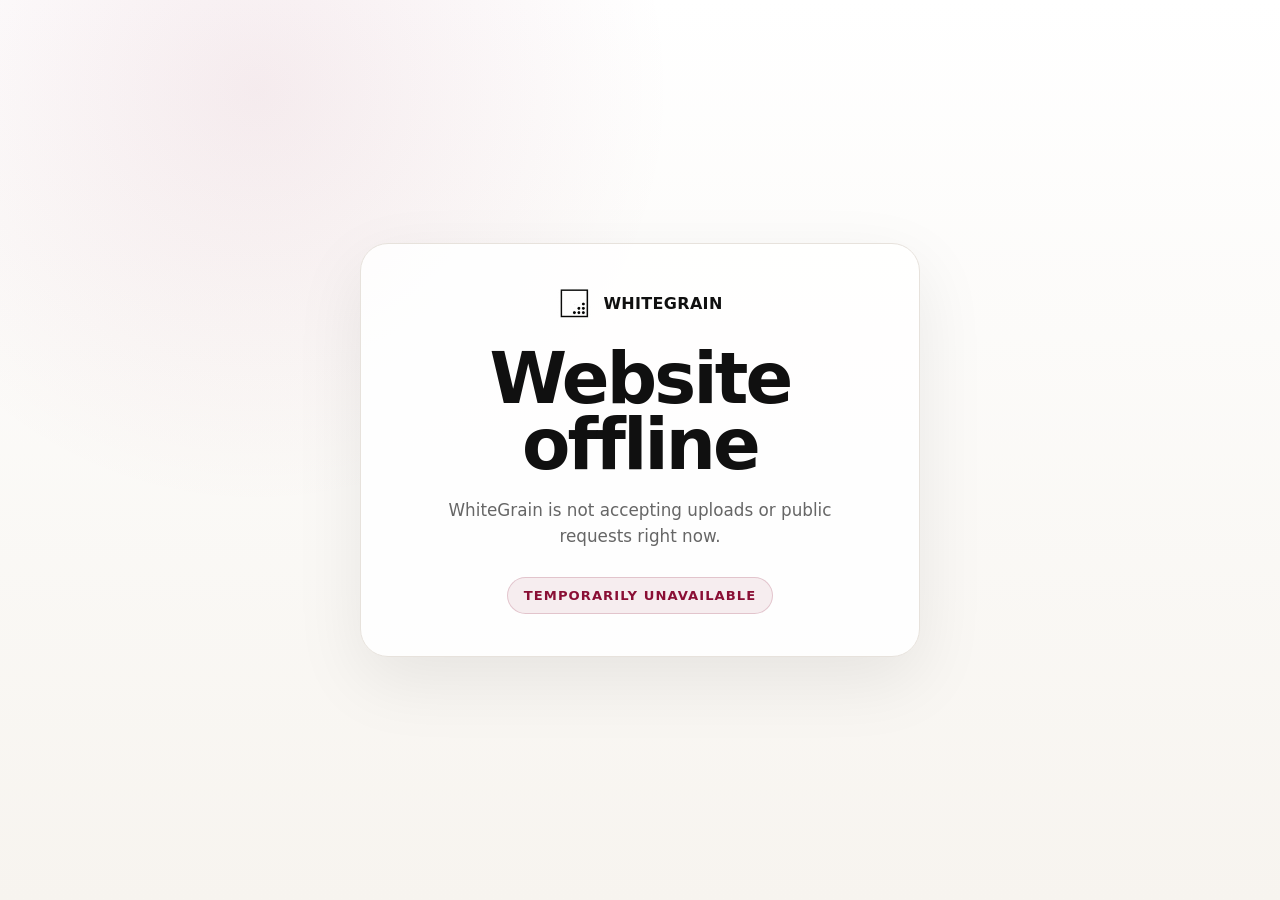
<file: index.html>
<!DOCTYPE html>
<html lang="en">
  <head>
    <meta charset="UTF-8" />
    <meta name="viewport" content="width=device-width, initial-scale=1.0" />
    <meta name="robots" content="noindex, nofollow" />
    <title>WhiteGrain</title>
    <style>
      :root {
        color-scheme: light;
        --ink: #101010;
        --muted: #666666;
        --line: #e7e2dc;
        --bg: #f7f4ef;
        --card: #ffffff;
        --accent: #8a0f35;
      }

      * {
        box-sizing: border-box;
      }

      body {
        min-height: 100svh;
        margin: 0;
        display: grid;
        place-items: center;
        background:
          radial-gradient(circle at 20% 10%, rgba(138, 15, 53, 0.08), transparent 32%),
          linear-gradient(180deg, #ffffff 0%, var(--bg) 100%);
        color: var(--ink);
        font-family:
          Inter,
          ui-sans-serif,
          system-ui,
          -apple-system,
          BlinkMacSystemFont,
          "Segoe UI",
          sans-serif;
      }

      main {
        width: min(100% - 40px, 560px);
        padding: 42px 34px;
        border: 1px solid var(--line);
        border-radius: 28px;
        background: rgba(255, 255, 255, 0.88);
        box-shadow: 0 24px 70px rgba(16, 16, 16, 0.08);
        text-align: center;
      }

      .brand {
        display: inline-flex;
        align-items: center;
        gap: 12px;
        margin-bottom: 26px;
        font-weight: 900;
        letter-spacing: 0.02em;
      }

      .brand img {
        width: 34px;
        height: 34px;
        object-fit: contain;
      }

      h1 {
        margin: 0;
        font-size: clamp(2.2rem, 8vw, 4.4rem);
        line-height: 0.94;
        letter-spacing: -0.04em;
      }

      p {
        margin: 18px auto 0;
        max-width: 420px;
        color: var(--muted);
        font-size: 1.05rem;
        line-height: 1.55;
      }

      .status {
        display: inline-flex;
        margin-top: 28px;
        padding: 10px 16px;
        border: 1px solid rgba(138, 15, 53, 0.18);
        border-radius: 999px;
        background: rgba(138, 15, 53, 0.07);
        color: var(--accent);
        font-size: 0.82rem;
        font-weight: 900;
        letter-spacing: 0.08em;
        text-transform: uppercase;
      }

      @media (max-width: 560px) {
        main {
          width: min(100% - 28px, 420px);
          padding: 34px 22px;
          border-radius: 22px;
        }

        p {
          font-size: 0.98rem;
        }
      }
    </style>
  </head>
  <body>
    <main>
      <div class="brand" aria-label="WhiteGrain">
        <img src="/assets/whitegrain-icon-black.png" alt="" />
        <span>WHITEGRAIN</span>
      </div>
      <h1>Website offline</h1>
      <p>
        WhiteGrain is not accepting uploads or public requests right now.
      </p>
      <span class="status">Temporarily unavailable</span>
    </main>
  </body>
</html>
</file>
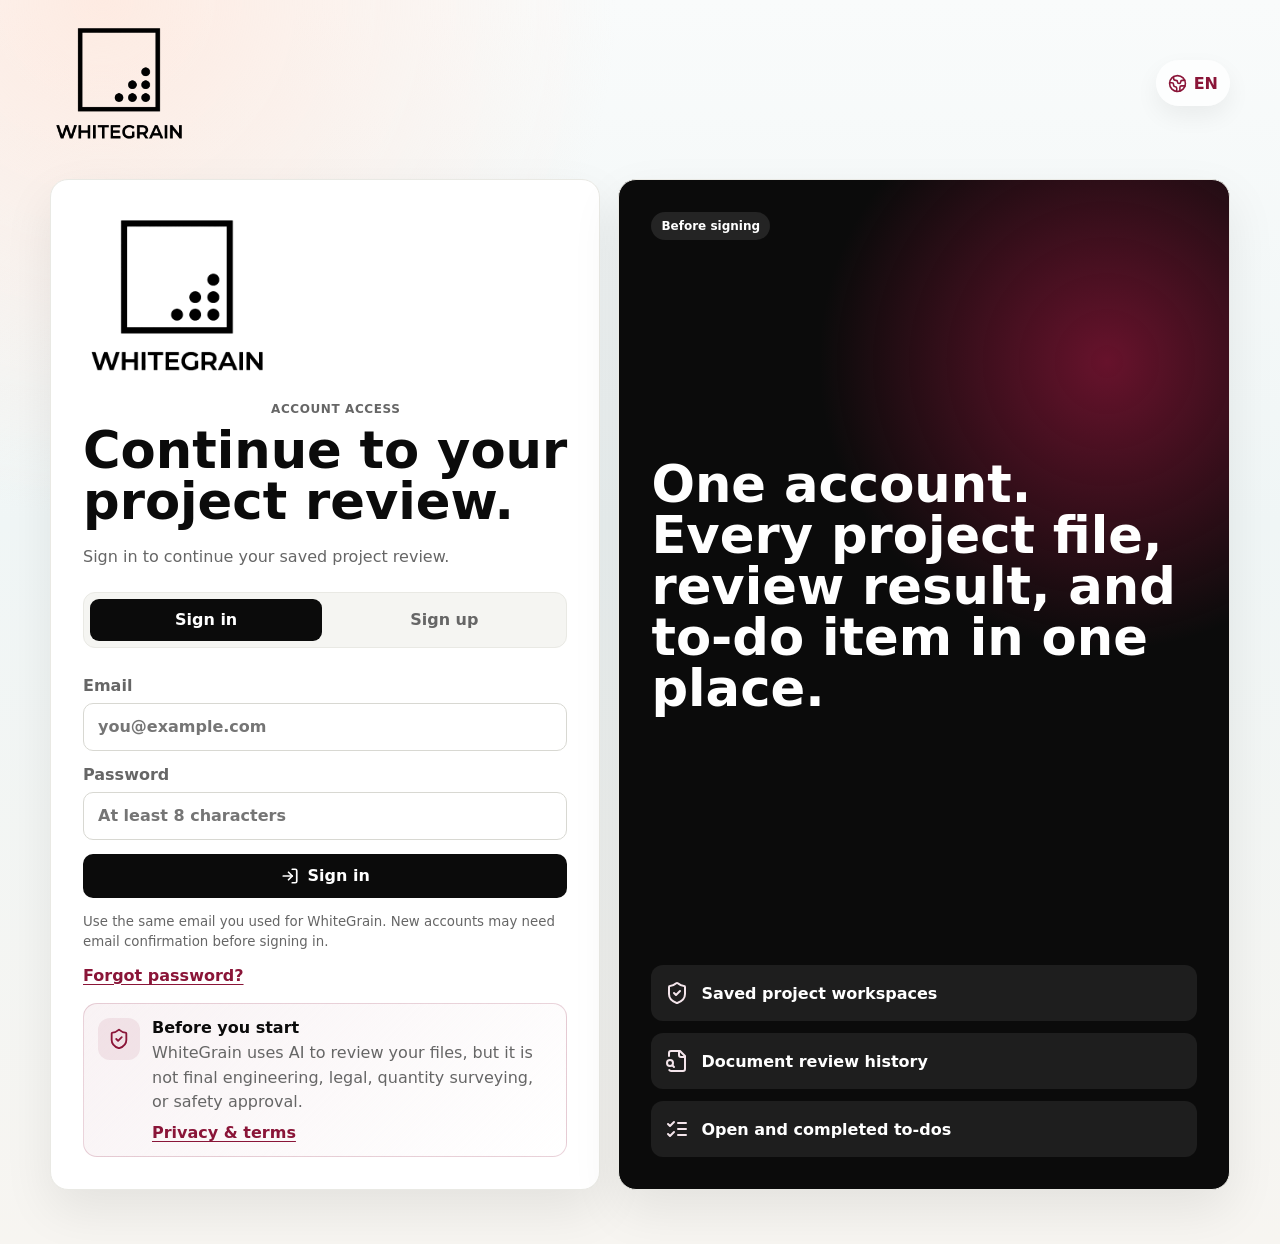
<file: admin/index.html>
<!doctype html>
<html lang="en">
  <head>
    <meta charset="UTF-8" />
    <meta name="viewport" content="width=device-width, initial-scale=1.0" />
    <title>WhiteGrain</title>
    <script type="module" crossorigin src="/app/assets/index-BPrtqsQS.js"></script>
    <link rel="stylesheet" crossorigin href="/app/assets/index-fcIDVuHi.css">
  </head>
  <body>
    <div id="root"></div>
    <script>
      (function () {
        var path = window.location.pathname.replace(/\/+$/, "").toLowerCase();
        var hasDeepLink = window.location.hash || window.location.search;
        if (path === "/app" && !hasDeepLink) {
          window.location.replace("/");
        }
        if (path === "/admin" && !window.location.hash) {
          window.location.hash = "admin";
        }
      })();
    </script>
  </body>
</html>
</file>
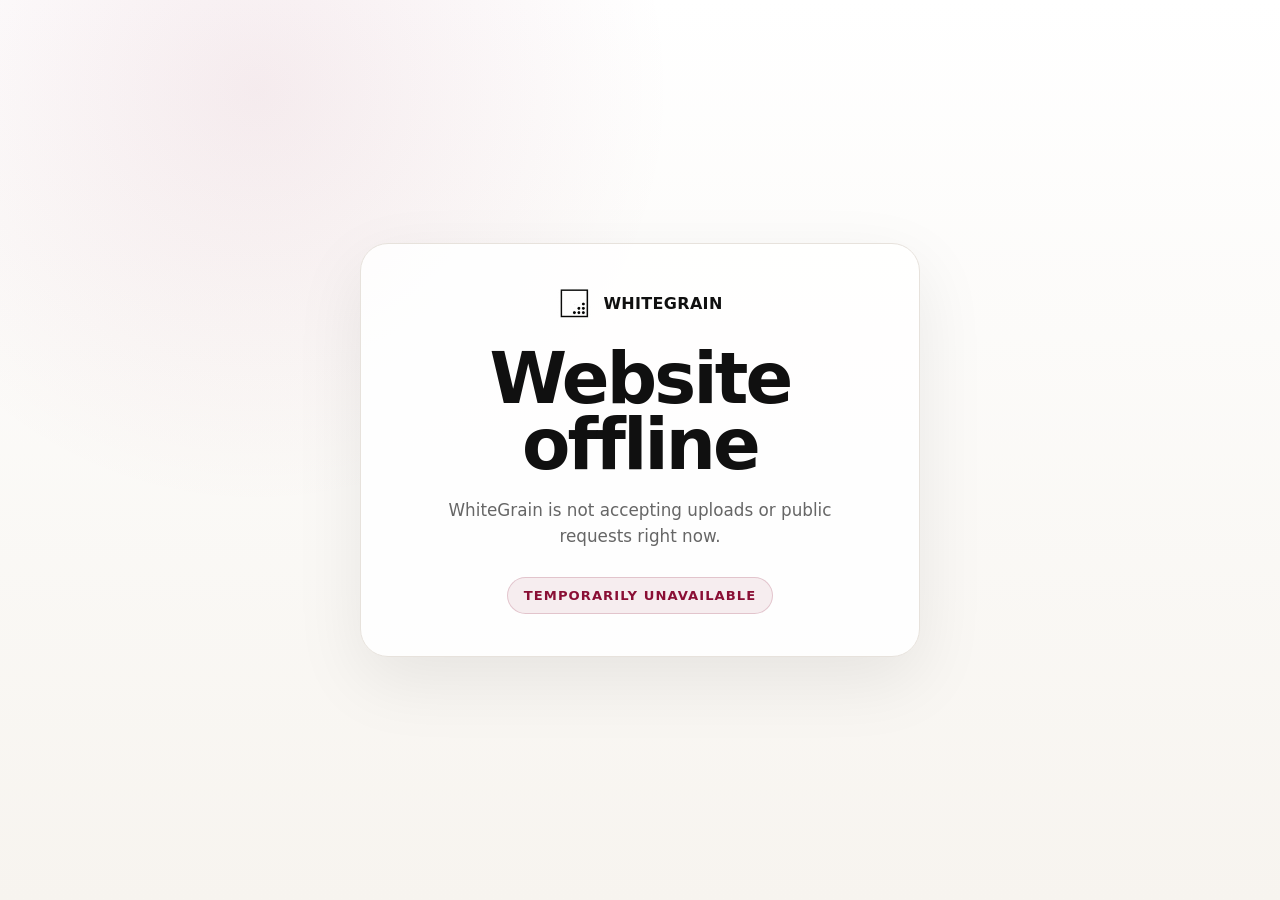
<file: app-preview/index.html>
<!DOCTYPE html>
<html lang="en">
  <head>
    <meta charset="UTF-8" />
    <meta name="viewport" content="width=device-width, initial-scale=1.0" />
    <meta name="robots" content="noindex, nofollow" />
    <title>WhiteGrain</title>
    <style>
      :root {
        color-scheme: light;
        --ink: #101010;
        --muted: #666666;
        --line: #e7e2dc;
        --bg: #f7f4ef;
        --accent: #8a0f35;
      }
      * { box-sizing: border-box; }
      body {
        min-height: 100svh;
        margin: 0;
        display: grid;
        place-items: center;
        background: radial-gradient(circle at 20% 10%, rgba(138, 15, 53, 0.08), transparent 32%), linear-gradient(180deg, #ffffff 0%, var(--bg) 100%);
        color: var(--ink);
        font-family: Inter, ui-sans-serif, system-ui, -apple-system, BlinkMacSystemFont, "Segoe UI", sans-serif;
      }
      main {
        width: min(100% - 40px, 560px);
        padding: 42px 34px;
        border: 1px solid var(--line);
        border-radius: 28px;
        background: rgba(255, 255, 255, 0.88);
        box-shadow: 0 24px 70px rgba(16, 16, 16, 0.08);
        text-align: center;
      }
      .brand {
        display: inline-flex;
        align-items: center;
        gap: 12px;
        margin-bottom: 26px;
        font-weight: 900;
        letter-spacing: 0.02em;
      }
      .brand img { width: 34px; height: 34px; object-fit: contain; }
      h1 { margin: 0; font-size: clamp(2.2rem, 8vw, 4.4rem); line-height: 0.94; letter-spacing: -0.04em; }
      p { margin: 18px auto 0; max-width: 420px; color: var(--muted); font-size: 1.05rem; line-height: 1.55; }
      .status {
        display: inline-flex;
        margin-top: 28px;
        padding: 10px 16px;
        border: 1px solid rgba(138, 15, 53, 0.18);
        border-radius: 999px;
        background: rgba(138, 15, 53, 0.07);
        color: var(--accent);
        font-size: 0.82rem;
        font-weight: 900;
        letter-spacing: 0.08em;
        text-transform: uppercase;
      }
      @media (max-width: 560px) {
        main { width: min(100% - 28px, 420px); padding: 34px 22px; border-radius: 22px; }
        p { font-size: 0.98rem; }
      }
    </style>
  </head>
  <body>
    <main>
      <div class="brand" aria-label="WhiteGrain">
        <img src="/assets/whitegrain-icon-black.png" alt="" />
        <span>WHITEGRAIN</span>
      </div>
      <h1>Website offline</h1>
      <p>WhiteGrain is not accepting uploads or public requests right now.</p>
      <span class="status">Temporarily unavailable</span>
    </main>
  </body>
</html>
</file>
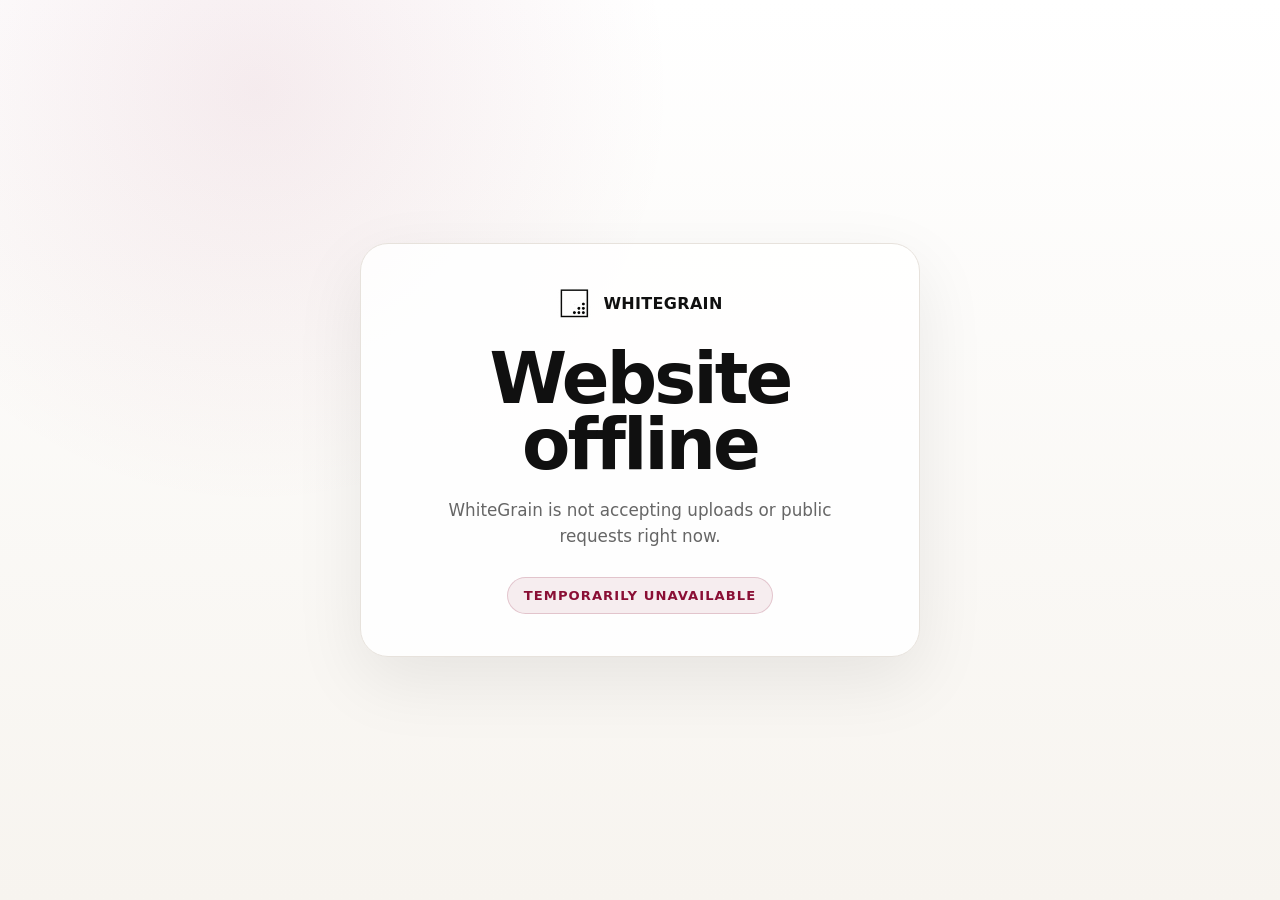
<file: app/index.html>
<!DOCTYPE html>
<html lang="en">
  <head>
    <meta charset="UTF-8" />
    <meta name="viewport" content="width=device-width, initial-scale=1.0" />
    <meta name="robots" content="noindex, nofollow" />
    <title>WhiteGrain</title>
    <style>
      :root {
        color-scheme: light;
        --ink: #101010;
        --muted: #666666;
        --line: #e7e2dc;
        --bg: #f7f4ef;
        --card: #ffffff;
        --accent: #8a0f35;
      }
      * { box-sizing: border-box; }
      body {
        min-height: 100svh;
        margin: 0;
        display: grid;
        place-items: center;
        background: radial-gradient(circle at 20% 10%, rgba(138, 15, 53, 0.08), transparent 32%), linear-gradient(180deg, #ffffff 0%, var(--bg) 100%);
        color: var(--ink);
        font-family: Inter, ui-sans-serif, system-ui, -apple-system, BlinkMacSystemFont, "Segoe UI", sans-serif;
      }
      main {
        width: min(100% - 40px, 560px);
        padding: 42px 34px;
        border: 1px solid var(--line);
        border-radius: 28px;
        background: rgba(255, 255, 255, 0.88);
        box-shadow: 0 24px 70px rgba(16, 16, 16, 0.08);
        text-align: center;
      }
      .brand {
        display: inline-flex;
        align-items: center;
        gap: 12px;
        margin-bottom: 26px;
        font-weight: 900;
        letter-spacing: 0.02em;
      }
      .brand img { width: 34px; height: 34px; object-fit: contain; }
      h1 { margin: 0; font-size: clamp(2.2rem, 8vw, 4.4rem); line-height: 0.94; letter-spacing: -0.04em; }
      p { margin: 18px auto 0; max-width: 420px; color: var(--muted); font-size: 1.05rem; line-height: 1.55; }
      .status {
        display: inline-flex;
        margin-top: 28px;
        padding: 10px 16px;
        border: 1px solid rgba(138, 15, 53, 0.18);
        border-radius: 999px;
        background: rgba(138, 15, 53, 0.07);
        color: var(--accent);
        font-size: 0.82rem;
        font-weight: 900;
        letter-spacing: 0.08em;
        text-transform: uppercase;
      }
      @media (max-width: 560px) {
        main { width: min(100% - 28px, 420px); padding: 34px 22px; border-radius: 22px; }
        p { font-size: 0.98rem; }
      }
    </style>
  </head>
  <body>
    <main>
      <div class="brand" aria-label="WhiteGrain">
        <img src="/assets/whitegrain-icon-black.png" alt="" />
        <span>WHITEGRAIN</span>
      </div>
      <h1>Website offline</h1>
      <p>WhiteGrain is not accepting uploads or public requests right now.</p>
      <span class="status">Temporarily unavailable</span>
    </main>
  </body>
</html>
</file>
<file: app/assets/index-fcIDVuHi.css>
:root{--black: #0b0b0b;--ink: #1e1e1e;--gray-900: #2c2c2c;--gray-700: #666666;--gray-500: #909090;--gray-300: #d8d8d2;--gray-200: #e9e9e4;--gray-100: #f5f5f2;--white: #ffffff;--burgundy: #8a1538;--burgundy-dark: #5c0d25;--burgundy-soft: #f4e5eb;--amber: #b87512;--amber-soft: #fff3dc;--green: #287a4b;--blue: #326b8f;--teal: #0f766e;--teal-soft: #e7f6f3;--blue-soft: #e8f2f8;--green-soft: #e9f5ee;--slate-soft: #eeeeea;--connected-bg: #f0f6f6;--connected-peach: #ffe7dc;--connected-mint: #e6fbf7;--connected-cream: #fff7e8;--connected-blush: #fff0f1;--connected-teal: #31c7a5;--connected-orange: #f49a42;--connected-red: #f24d55;--shadow: 0 20px 50px rgba(10, 10, 10, .08);--soft-shadow: 0 18px 42px rgba(31, 39, 45, .08);--paper: #fbfaf7;--paper-warm: #f1eee8;--radius: 18px;--sidebar-width: 284px;font-family:Inter,ui-sans-serif,system-ui,-apple-system,BlinkMacSystemFont,Segoe UI,sans-serif;color:var(--black);background:var(--gray-100)}*{box-sizing:border-box}body{margin:0;min-height:100vh;overflow-x:hidden;background:radial-gradient(circle at 8% 0%,rgba(255,231,220,.8),transparent 30%),linear-gradient(180deg,#f9fbfb 0%,var(--connected-bg) 42%,#f7f5f1 100%)}:root[dir=rtl]{font-family:Noto Sans Arabic,Segoe UI,Tahoma,Arial,sans-serif}h1,h2,h3,h4,p,strong,span{overflow-wrap:break-word}[dir=auto]{unicode-bidi:plaintext}.app-frame.is-rtl [dir=auto]{text-align:start}button,input,select{font:inherit}button{cursor:pointer}.visually-hidden{position:absolute;width:1px;height:1px;padding:0;margin:-1px;overflow:hidden;clip:rect(0,0,0,0);white-space:nowrap;border:0}[data-route]:not(button):not(a){cursor:pointer}.app-frame{min-height:100vh;display:grid;grid-template-columns:var(--sidebar-width) minmax(0,1fr);max-width:100vw;overflow-x:clip;overflow-y:visible}.app-frame.is-rtl{grid-template-columns:minmax(0,1fr) var(--sidebar-width)}.app-frame.is-rtl .sidebar{grid-column:2;border-right:0;border-left:1px solid rgba(216,216,210,.75);box-shadow:-16px 0 48px #16181c0a}.app-frame.is-rtl .main-shell{grid-column:1;grid-row:1}.app-frame.is-rtl .brand-button,.app-frame.is-rtl .nav-item,.app-frame.is-rtl .sidebar-card,.app-frame.is-rtl .project-form label,.app-frame.is-rtl .auth-form label,.app-frame.is-rtl .simple-field,.app-frame.is-rtl .calculator-controls label{text-align:right}.app-frame.is-rtl .nav-item,.app-frame.is-rtl .primary-button,.app-frame.is-rtl .secondary-button,.app-frame.is-rtl .text-button,.app-frame.is-rtl .topbar-left,.app-frame.is-rtl .topbar-actions,.app-frame.is-rtl .section-title-heading,.app-frame.is-rtl .finding-card-meta-row,.app-frame.is-rtl .project-file-meta-row,.app-frame.is-rtl .overview-brief-actions{direction:rtl}.app-frame.is-rtl .topbar-actions{margin-left:0;margin-right:auto}.app-frame.is-rtl .finding-card-summary,.app-frame.is-rtl .project-action-summary,.app-frame.is-rtl .managed-document-list article,.app-frame.is-rtl .service-focus-list article,.app-frame.is-rtl .checklist-preview article,.app-frame.is-rtl .mini-journey article{direction:rtl}.app-frame.is-rtl .nav-count-badge{right:auto;left:-3px}.app-frame.is-rtl .finding-expand-indicator{right:auto;left:-8px}.sidebar{position:sticky;top:0;height:100vh;display:flex;flex-direction:column;gap:28px;padding:28px 20px;background:#ffffffdb;border-right:1px solid rgba(216,216,210,.75);box-shadow:16px 0 48px #16181c0a;-webkit-backdrop-filter:blur(18px);backdrop-filter:blur(18px)}.sidebar-backdrop,.sidebar-close{display:none}.brand{display:block;padding:10px 10px 18px;border-bottom:1px solid var(--gray-200)}.brand-button{width:100%;background:transparent;border:0;text-align:left}.brand img{width:172px;display:block;filter:contrast(1.08)}.nav-stack{display:grid;gap:8px}.secondary-nav{padding-top:10px}.secondary-nav .nav-item{min-height:40px;padding:10px 14px;color:var(--gray-500)}.sidebar-secondary-section{border-top:1px solid var(--gray-200);margin-top:4px}.nav-item,.primary-button,.secondary-button,.text-button,.icon-button,.project-tabs button,.choice-grid button,.create-project-tile,.finding-card button{border:0;border-radius:10px;min-height:44px;transition:transform .16s ease,background-color .16s ease,border-color .16s ease,color .16s ease}.nav-item{display:flex;align-items:center;gap:12px;padding:12px 14px;background:transparent;color:var(--gray-700);text-align:left;font-weight:750}.nav-item.is-disabled,.secondary-button.is-disabled,.text-button.is-disabled,.overview-state-list button.is-disabled{cursor:not-allowed;opacity:.48;filter:grayscale(.35);box-shadow:none}.nav-item.is-disabled:hover,.secondary-button.is-disabled:hover,.text-button.is-disabled:hover,.overview-state-list button.is-disabled:hover{transform:none;color:var(--gray-700)}.nav-item.is-disabled:hover{background:transparent}.secondary-button.is-disabled:hover,.overview-state-list button.is-disabled:hover{background:var(--white)}.nav-item-badge{margin-left:auto;padding:4px 8px;border-radius:999px;background:var(--gray-200);color:var(--gray-700);font-size:10px;font-weight:950;text-transform:uppercase}.nav-item svg,.primary-button svg,.secondary-button svg,.icon-button svg,.metric-card svg,.action-list svg{width:18px;height:18px;stroke-width:2.25}.nav-item.is-active,.nav-item:hover{background:linear-gradient(135deg,var(--black),#252124);color:var(--white);box-shadow:0 12px 22px #0a0a0a1a}.sidebar-card{margin-top:auto;padding:18px;border-radius:var(--radius);background:linear-gradient(145deg,var(--connected-peach),rgba(255,255,255,.9));border:1px solid rgba(255,255,255,.8);box-shadow:var(--soft-shadow)}.sidebar-card strong{display:block;margin-top:8px;font-size:16px}.sidebar-card p,p{color:var(--gray-700);line-height:1.65}.sidebar-link{width:100%;min-height:44px;margin-top:10px;border:1px solid var(--gray-300);border-radius:10px;background:var(--white);color:var(--black);font-weight:850}.sidebar-link.quiet{background:transparent}.main-shell{min-width:0}.topbar{position:relative;z-index:20;display:flex;align-items:center;justify-content:space-between;gap:18px;padding:18px 36px;background:#ffffffc7;-webkit-backdrop-filter:blur(18px);backdrop-filter:blur(18px);border-bottom:1px solid rgba(216,216,210,.55)}.topbar h1{margin:4px 0 0;font-size:27px;line-height:1.1;letter-spacing:0}.topbar-left{display:flex;align-items:center;gap:16px;min-width:0}.topbar-title{min-width:0}.topbar-brand-mark{display:none;align-items:center;justify-content:center;padding:0;border:0;background:transparent;cursor:pointer}.topbar-brand-mark img{width:112px;max-width:28vw;display:block}.topbar-actions,.project-actions{display:flex;gap:10px;align-items:center;flex-wrap:wrap}.topbar-tool{display:inline-flex;align-items:center;justify-content:center;gap:7px;min-width:46px;min-height:46px;padding:0 12px;border:0;border-radius:999px;background:#ffffffc7;color:var(--black);box-shadow:0 10px 24px #0a0a0a0f}.topbar-tool svg{width:19px;height:19px}.language-tool{color:var(--burgundy);font-weight:900}.avatar-tool{color:#665a88;background:#eee8fb}.primary-button,.secondary-button{display:inline-flex;align-items:center;justify-content:center;gap:9px;padding:0 18px;font-weight:850;min-height:44px;white-space:nowrap}.primary-button{background:var(--black);color:var(--white)}.primary-button:disabled{cursor:wait;opacity:.68}.primary-button:hover,.secondary-button:hover,.finding-card button:hover{transform:translateY(-1px)}.primary-button:disabled:hover{transform:none}.secondary-button{background:var(--white);color:var(--black);border:1px solid var(--gray-300)}.text-button{background:transparent;color:var(--burgundy);font-weight:850;padding:0 4px}.icon-button{display:none;width:44px;min-width:44px;background:var(--white);border:1px solid var(--gray-300)}.icon-button.is-visible{display:inline-grid;place-items:center}main{padding:34px 36px 52px;min-width:0;width:min(100%,1440px);margin:0 auto}.project-context-bar{display:grid;grid-template-columns:auto minmax(180px,1fr) auto;gap:14px;align-items:center;margin-bottom:18px;padding:14px;border:1px solid var(--gray-200);border-radius:16px;background:#ffffffc7;box-shadow:0 10px 28px #0a0a0a0a;min-width:0}.project-context-bar strong{display:block;margin-top:3px;font-size:17px}.context-back,.project-menu summary,.project-context-bar nav button{min-height:44px;border:1px solid var(--gray-300);border-radius:999px;background:var(--white);color:var(--black);font-weight:850}.project-menu{position:relative;justify-self:end}.project-menu summary,.context-disclosure summary{display:inline-flex;align-items:center;justify-content:center;gap:8px;list-style:none;cursor:pointer;-webkit-user-select:none;user-select:none}.project-menu summary::-webkit-details-marker,.context-disclosure summary::-webkit-details-marker,.finding-summary::-webkit-details-marker{display:none}.project-menu summary{padding:0 16px}.project-menu[open] summary{border-color:var(--burgundy);color:var(--burgundy)}.context-back{display:inline-flex;align-items:center;justify-content:center;gap:8px;padding:0 14px}.context-back svg{width:17px;height:17px}.project-context-bar nav{position:absolute;top:calc(100% + 10px);right:0;z-index:20;width:min(460px,calc(100vw - 48px));display:flex;justify-content:flex-start;gap:8px;min-width:0;flex-wrap:wrap;overflow:visible;padding:12px;border:1px solid var(--gray-200);border-radius:16px;background:var(--white);box-shadow:var(--shadow)}.project-menu:not([open]) nav{display:none}.project-context-bar nav button{display:inline-flex;align-items:center;gap:7px;padding:0 13px;white-space:nowrap;scroll-snap-align:start}.project-context-bar .step-number{display:grid;place-items:center;width:22px;height:22px;border-radius:999px;background:var(--gray-100);color:var(--gray-700);font-size:12px;font-weight:900}.project-context-bar nav button.is-active{border-color:var(--burgundy);background:var(--burgundy);color:var(--white)}.project-context-bar nav button.is-active .step-number{background:#ffffff2e;color:var(--white)}.prototype-toast{position:fixed;right:24px;bottom:24px;z-index:80;max-width:min(360px,calc(100vw - 32px));padding:14px 16px;border-radius:14px;background:var(--black);color:var(--white);box-shadow:var(--shadow);font-weight:850;opacity:0;transform:translateY(12px);pointer-events:none;transition:opacity .16s ease,transform .16s ease}.prototype-toast.is-visible{opacity:1;transform:translateY(0)}.ask-overlay{position:fixed;right:22px;bottom:24px;z-index:60;transform:none;pointer-events:none}.ask-overlay-launcher{pointer-events:auto;display:inline-flex;align-items:center;gap:9px;min-height:54px;padding:0 17px;border:1px solid rgba(255,255,255,.72);border-radius:999px;background:#0b0b0be0;color:var(--white);box-shadow:0 18px 38px #0a0a0a38;-webkit-backdrop-filter:blur(18px);backdrop-filter:blur(18px);font-weight:950}.ask-overlay-launcher svg{width:20px;height:20px}.ask-overlay.is-open{top:104px;bottom:24px;transform:none}.ask-overlay-window{pointer-events:auto;width:min(410px,calc(100vw - 40px));max-height:calc(100vh - 128px);display:grid;grid-template-rows:auto auto minmax(0,1fr);gap:14px;overflow:hidden;padding:18px;border:1px solid rgba(255,255,255,.72);border-radius:28px;background:linear-gradient(145deg,#ffffffd1,#fff0f1ad),#ffffff94;box-shadow:0 28px 70px #1314183d;-webkit-backdrop-filter:blur(24px) saturate(1.24);backdrop-filter:blur(24px) saturate(1.24)}.ask-overlay-header{display:grid;grid-template-columns:minmax(0,1fr) 44px;align-items:start;gap:12px}.ask-overlay-header strong{display:block;margin-top:4px;font-size:18px;line-height:1.2}.ask-overlay-form{display:grid;gap:10px}.ask-overlay-form textarea{width:100%;min-height:114px;resize:vertical;padding:14px;border:1px solid rgba(216,216,210,.9);border-radius:18px;background:#ffffffb8;color:var(--black);line-height:1.45;outline:none}.ask-overlay-form textarea:focus{border-color:#8a15387a;box-shadow:0 0 0 4px #8a153814}.ask-overlay-form textarea:disabled{color:var(--gray-500);background:#f5f5f2b3}.ask-overlay-form .primary-button{width:100%}.ask-overlay-empty{display:grid;grid-template-columns:36px minmax(0,1fr);gap:10px;align-items:start;padding:12px;border-radius:18px;background:#f4e5ebd1}.ask-overlay-empty>svg{color:var(--burgundy)}.ask-overlay-empty p{margin:4px 0 0;font-size:13px;line-height:1.45}.ask-overlay-empty .secondary-button{grid-column:1 / -1}.ask-overlay-answer{min-height:0;overflow:auto;padding:16px;border:1px solid rgba(138,21,56,.22);border-radius:22px;background:#ffffffbd}.ask-overlay-answer.is-placeholder{border-color:#d8d8d2d6;background:#fbfaf7c2}.ask-overlay-answer h3{margin:5px 0 0;font-size:21px;line-height:1.15}.ask-overlay-answer p{margin-bottom:0;font-size:14px;line-height:1.55}.ask-overlay-actions{display:flex;flex-wrap:wrap;gap:8px;margin-top:14px}.secondary-button.small,.primary-button.small{min-height:38px;padding:0 12px;font-size:13px}.screen{display:none;animation:fadeIn .18s ease}.screen.is-active{display:block;min-width:0}@keyframes fadeIn{0%{opacity:0;transform:translateY(4px)}}.eyebrow{display:inline-block;color:var(--gray-700);font-size:12px;font-weight:900;letter-spacing:.05em;text-transform:uppercase}.hero-panel{display:grid;grid-template-columns:minmax(0,1fr) 230px;gap:24px;align-items:stretch;padding:34px;border-radius:24px;background:linear-gradient(135deg,rgba(255,255,255,.08),transparent 28%),var(--black);color:var(--white);box-shadow:var(--shadow)}.hero-panel h2,.section-heading h2,.project-header h2,.placeholder-screen h2,.new-project-panel h2,.ask-panel h2{margin:8px 0 0;font-size:clamp(34px,4vw,58px);line-height:.98;letter-spacing:0}.hero-panel p{max-width:720px;margin-bottom:0;color:#ffffffb8}.hero-actions{display:flex;flex-wrap:wrap;gap:10px;margin-top:22px}.secondary-button.dark{color:var(--white);background:#ffffff1f;border-color:#ffffff3d}.hero-panel .eyebrow{color:#ffffffa8}.hero-metric{display:grid;align-content:center;gap:4px;padding:24px;border-radius:18px;background:linear-gradient(145deg,var(--burgundy),var(--burgundy-dark))}.hero-metric span,.hero-metric small{color:#ffffffb8;font-weight:750}.hero-metric strong{font-size:64px;line-height:.95}.connected-home{display:grid;grid-template-columns:minmax(0,1fr) minmax(340px,.72fr);gap:24px;align-items:stretch}.welcome-card{min-height:286px;display:grid;align-content:center;padding:clamp(28px,4vw,48px);border:1px solid rgba(255,255,255,.84);border-radius:32px;background:radial-gradient(circle at 88% 14%,rgba(255,255,255,.72),transparent 26%),linear-gradient(135deg,#ffe5d9,#ffece3 48%,#fbe2de);box-shadow:var(--soft-shadow)}.welcome-card .eyebrow{color:#0a0a0a8a}.welcome-card h2{max-width:900px;margin:10px 0 0;color:#2b2b33;font-size:clamp(34px,4.5vw,62px);line-height:1.08}.welcome-card p{max-width:850px;margin:18px 0 0;color:#615d60;font-size:clamp(16px,1.4vw,20px);line-height:1.75}.welcome-card .primary-button{background:var(--black)}.welcome-card .secondary-button.dark{color:var(--black);background:#ffffffa8;border-color:#ffffffe0}.connected-status-panel{display:grid;gap:18px;padding:24px;border-radius:32px;background:#ffffffd6;border:1px solid rgba(255,255,255,.84);box-shadow:var(--soft-shadow)}.connected-status-card{display:grid;grid-template-columns:minmax(0,1fr) 76px;align-items:center;gap:16px;min-height:132px;padding:24px 26px;border:0;border-radius:24px;text-align:left;color:#27272c;box-shadow:0 14px 30px #1d23280f}.connected-status-card.ready{background:var(--connected-mint)}.connected-status-card.action{background:var(--connected-cream)}.connected-status-card.risk{background:var(--connected-blush)}.connected-status-copy{display:grid;gap:7px;min-width:0}.connected-status-copy>span{color:#5e5e66;font-size:20px;font-weight:850}.connected-status-copy strong{font-size:38px;line-height:.95}.connected-status-copy small{color:#6a676a;font-weight:750;line-height:1.35}.connected-status-icon{display:grid;place-items:center;width:72px;height:72px;border-radius:999px;color:var(--white)}.connected-status-icon svg{width:31px;height:31px;stroke-width:2.4}.connected-status-card.ready .connected-status-icon{background:var(--connected-teal)}.connected-status-card.action .connected-status-icon{background:var(--connected-orange)}.connected-status-card.risk .connected-status-icon{background:var(--connected-red)}.connected-status-card:hover{transform:translateY(-2px)}.home-screen{display:grid;gap:18px}.home-hero{display:grid;grid-template-columns:minmax(0,1fr) minmax(320px,.52fr);gap:18px;align-items:stretch}.home-hero-copy,.home-current-review-card,.home-next-card,.home-explainer-card,.home-recent-reviews,.overview-decision-main,.overview-state-card,.overview-important-card,.overview-focus-card,.overview-progress-panel,.overview-quiet-list{min-width:0;border:1px solid rgba(216,216,210,.84);border-radius:24px;background:#ffffffe6;box-shadow:0 16px 42px #0a0a0a0e}.home-hero-copy{display:grid;align-content:center;gap:18px;padding:clamp(28px,4vw,48px);background:radial-gradient(circle at 92% 12%,rgba(138,21,56,.12),transparent 32%),linear-gradient(135deg,#fffffff5,#faf9f6e6)}.home-hero-copy h2{max-width:880px;margin:0;color:var(--black);font-size:clamp(36px,4.8vw,66px);line-height:.98}.home-hero-copy p{max-width:800px;margin:0;color:var(--gray-700);font-size:clamp(16px,1.45vw,20px);line-height:1.68}.home-primary-actions,.overview-decision-actions,.overview-important-actions{display:flex;flex-wrap:wrap;gap:10px}.home-current-review-card{display:grid;align-content:start;gap:16px;padding:24px;background:linear-gradient(145deg,#0a0a0afa,#101010f5 62%,#4a0c1ff5);color:var(--white)}.home-current-review-card h3{margin:0;color:var(--white);font-size:clamp(25px,2.8vw,38px);line-height:1.06}.home-current-review-card p{margin:0;color:#ffffffb3;line-height:1.55}.home-current-review-card .text-button{justify-self:start;color:var(--white)}.home-current-review-card .text-button svg{width:17px;height:17px}.home-review-stats{display:grid;grid-template-columns:repeat(3,minmax(0,1fr));gap:8px}.home-review-stats article{display:grid;gap:4px;min-height:104px;padding:13px;border:1px solid rgba(255,255,255,.14);border-radius:16px;background:#ffffff14}.home-review-stats strong{color:var(--white);font-size:31px;line-height:1}.home-review-stats span,.home-review-stats small{color:#ffffffad;font-size:12px;font-weight:850;line-height:1.25}.home-decision-grid{display:grid;grid-template-columns:minmax(0,.86fr) minmax(0,1.14fr);gap:18px;align-items:stretch}.home-next-card,.home-explainer-card,.home-recent-reviews{padding:24px}.home-next-card{display:grid;align-content:start;gap:14px;border-color:#8a153833;background:linear-gradient(135deg,rgba(138,21,56,.06),transparent 56%),#ffffffeb}.home-next-card h3,.home-explainer-card h3,.home-section-heading h3,.overview-state-card strong,.overview-important-card h3,.overview-focus-card h3,.overview-progress-panel h3,.overview-quiet-list h3{margin:0;color:var(--black);font-size:clamp(24px,2.5vw,36px);line-height:1.08}.home-next-card p{margin:0;color:var(--gray-700);font-size:16px;line-height:1.62}.home-output-list,.overview-focus-list{display:grid;gap:12px}.home-output-list>div,.overview-focus-list>div{display:grid;grid-template-columns:44px minmax(0,1fr);gap:12px;align-items:start;padding:14px;border:1px solid rgba(216,216,210,.75);border-radius:16px;background:#fbfaf7d1}.home-output-list>div>span,.overview-focus-list>div>span{display:grid;place-items:center;width:44px;height:44px;border-radius:14px;color:var(--burgundy);background:var(--burgundy-soft)}.home-output-list svg,.overview-focus-list svg{width:21px;height:21px}.home-output-list strong,.overview-focus-list strong{display:block;color:var(--black);font-size:16px;line-height:1.24}.home-output-list p,.overview-focus-list p{margin:4px 0 0;color:var(--gray-700);font-size:14px;line-height:1.5}.home-section-heading{display:flex;align-items:flex-start;justify-content:space-between;gap:14px;margin-bottom:14px}.home-review-list{display:grid;gap:10px}.home-review-list button{display:grid;grid-template-columns:54px minmax(0,1fr) 24px;gap:12px;align-items:center;padding:14px;border:1px solid rgba(216,216,210,.78);border-radius:18px;background:#ffffffc7;color:var(--black);text-align:left}.home-review-list button:hover{transform:translateY(-1px);box-shadow:0 12px 24px #0a0a0a0f}.home-review-list strong{display:block;color:var(--black);font-size:17px}.home-review-list small{display:block;margin-top:3px;color:var(--gray-700);font-weight:750}.home-review-list>button>svg{width:18px;height:18px;color:var(--gray-700)}.metric-grid{display:grid;grid-template-columns:repeat(3,minmax(0,1fr));gap:14px;margin-top:18px}.metric-card,.panel,.project-tile,.new-project-panel,.answer-card{background:var(--paper);border:1px solid var(--gray-200);border-radius:var(--radius);box-shadow:0 10px 30px #0a0a0a0a;min-width:0}.metric-card{display:grid;gap:10px;padding:20px}.metric-card svg{width:22px;height:22px;color:var(--gray-700)}.metric-card.accent svg{color:var(--burgundy)}.metric-card span{color:var(--gray-700);font-weight:750}.metric-card strong{font-size:32px;line-height:1}.dashboard-grid,.workspace-grid{display:grid;grid-template-columns:minmax(0,1.5fr) minmax(320px,.85fr);gap:18px;margin-top:18px}.workspace-grid.focus-only{grid-template-columns:1fr}.panel{padding:24px}.panel>*,.settings-card>*,.pricing-card>*,.admin-card>*,.ask-workbench>*,.report-layout>*,.calculator-layout>*,.upload-layout>*{min-width:0;max-width:100%}.panel,.project-tile,.metric-card,.answer-card,.new-project-panel{position:relative}.panel:before,.project-tile:before,.metric-card:before,.answer-card:before,.new-project-panel:before{content:"";position:absolute;top:0;right:0;bottom:0;left:0;pointer-events:none;border-radius:inherit;border-top:1px solid rgba(255,255,255,.86)}.panel.wide{grid-column:1 / -1}.panel-header,.project-header{display:flex;align-items:flex-start;justify-content:space-between;gap:18px;margin-bottom:20px}.panel-header h3,.project-card h4,.project-tile h3,.finding-card h4,.answer-card h3{margin:4px 0 0;font-size:22px;line-height:1.16}.project-list{display:grid;gap:12px}.review-focus{display:grid;gap:14px}.next-decision{display:grid;gap:10px;padding:20px;border:1px solid rgba(138,21,56,.24);border-radius:16px;background:linear-gradient(135deg,rgba(138,21,56,.08),transparent 48%),var(--white)}.next-decision h4{margin:0;font-size:clamp(22px,3vw,32px);line-height:1.08}.next-decision p{margin:0}.next-decision .primary-button{justify-self:start}.checklist-preview{display:grid;gap:12px}.checklist-preview article{display:grid;grid-template-columns:42px minmax(0,1fr);gap:12px;align-items:start;padding:14px;border:1px solid var(--gray-200);border-radius:14px;background:var(--white)}.checklist-preview svg{width:22px;height:22px;color:var(--burgundy)}.checklist-preview strong{display:block}.checklist-preview p{margin:5px 0 0;font-size:14px}.project-card{display:grid;grid-template-columns:minmax(0,1fr) minmax(210px,.45fr);gap:18px;padding:18px;border-radius:var(--radius);border:1px solid var(--gray-200);background:var(--white)}.project-card.selected{border-color:#8a153861;background:linear-gradient(90deg,rgba(138,21,56,.05),transparent)}.project-card p,.project-card-meta span,.project-tile p,.finding-card p,.answer-card p{margin:8px 0 0;color:var(--gray-700);line-height:1.55}.project-card-meta{display:grid;align-content:end;gap:6px;text-align:right}.status-pill{display:inline-flex;align-items:center;justify-content:center;width:fit-content;max-width:100%;min-height:28px;padding:0 10px;border-radius:999px;font-size:12px;font-weight:900;line-height:1;white-space:nowrap}.status-pill.high{background:var(--burgundy-soft);color:var(--burgundy)}.status-pill.medium{background:var(--amber-soft);color:var(--amber)}.status-pill.neutral{background:var(--gray-100);color:var(--gray-700)}.action-list{display:grid;gap:12px}.action-list article{display:grid;grid-template-columns:42px minmax(0,1fr);gap:12px;align-items:start;padding:14px;border:1px solid var(--gray-200);border-radius:var(--radius)}.action-list svg{width:42px;height:42px;padding:10px;color:var(--burgundy);background:var(--burgundy-soft);border-radius:12px}.action-list strong{display:block}.action-list p{margin:4px 0 0;font-size:14px}.section-heading{max-width:760px;margin-bottom:24px}.section-heading p{font-size:18px}.helper-copy{margin:10px 0 14px;font-size:14px}.project-board{display:grid;grid-template-columns:repeat(3,minmax(0,1fr));gap:18px}.project-tile,.create-project-tile{min-height:260px;padding:26px}.project-tile{display:grid;align-content:space-between;gap:24px}.tile-icon{display:inline-grid;place-items:center;width:54px;height:54px;border-radius:16px}.tile-icon svg{width:25px;height:25px}.tile-icon.burgundy{color:var(--white);background:var(--burgundy)}.tile-icon.amber{color:var(--amber);background:var(--amber-soft)}.tile-icon.black{color:var(--white);background:var(--black)}.tile-icon.gray{color:var(--gray-700);background:var(--gray-200)}.tile-footer{display:flex;justify-content:space-between;gap:14px;padding-top:18px;border-top:1px solid var(--gray-200);color:var(--gray-700)}.create-project-tile{display:grid;place-items:center;align-content:center;gap:12px;background:transparent;color:var(--gray-700);border:1px dashed var(--gray-300);font-weight:850}.create-project-tile svg{width:34px;height:34px}.project-header{padding:30px;border-radius:22px;color:var(--white);background:radial-gradient(circle at top right,rgba(138,21,56,.72),transparent 34%),var(--black)}.project-header h2{max-width:920px;margin:4px 0 0;font-size:clamp(30px,4vw,48px);line-height:1.02}.project-header p{max-width:780px;margin:12px 0 0;color:#ffffffb8;font-size:16px;line-height:1.55}.project-header .eyebrow{color:#ffffffa6}.project-tabs{display:flex;gap:8px;margin:18px 0;padding:6px;width:fit-content;border:1px solid var(--gray-200);border-radius:12px;background:var(--white)}.project-tabs button{padding:0 16px;background:transparent;color:var(--gray-700);font-weight:850}.project-tabs button.is-active{background:var(--black);color:var(--white)}.tone-blue{--tone-color: var(--blue);--tone-bg: var(--blue-soft);--tone-border: rgba(50, 107, 143, .22)}.tone-burgundy{--tone-color: var(--burgundy);--tone-bg: var(--burgundy-soft);--tone-border: rgba(138, 21, 56, .22)}.tone-amber{--tone-color: var(--amber);--tone-bg: var(--amber-soft);--tone-border: rgba(184, 117, 18, .24)}.tone-green{--tone-color: var(--green);--tone-bg: var(--green-soft);--tone-border: rgba(40, 122, 75, .22)}.tone-teal{--tone-color: var(--teal);--tone-bg: var(--teal-soft);--tone-border: rgba(15, 118, 110, .22)}.tone-slate{--tone-color: var(--gray-700);--tone-bg: var(--slate-soft);--tone-border: rgba(102, 102, 102, .18)}.project-section-nav{position:sticky;top:18px;z-index:60;display:flex;gap:8px;width:fit-content;max-width:min(100%,calc(100vw - 32px));margin:12px auto 22px;padding:8px;overflow:visible;border:1px solid rgba(255,255,255,.76);border-radius:999px;background:linear-gradient(180deg,#fffffff0,#ffffffc7);box-shadow:0 24px 54px #0a0a0a24,0 8px 18px #8a153814,inset 0 1px #ffffffe0;backdrop-filter:blur(24px) saturate(1.1);-webkit-backdrop-filter:blur(24px) saturate(1.1);transform:translateZ(0);transition:opacity .16s ease,transform .16s ease;isolation:isolate}.project-section-nav:before{content:"";position:absolute;top:-10px;right:-12px;bottom:-10px;left:-12px;z-index:-1;border-radius:999px;background:radial-gradient(circle at 50% 10%,rgba(255,255,255,.76),transparent 64%),linear-gradient(90deg,#fff0,#8a153814,#fff0);opacity:.86;pointer-events:none}.project-section-nav button{position:relative;display:inline-flex;align-items:center;justify-content:center;gap:8px;min-height:42px;padding:0 14px;border:0;border-radius:999px;background:transparent;color:var(--gray-700);font-weight:900;white-space:nowrap}.project-section-nav button.has-count{padding-inline-end:28px}.app-frame.is-rtl .project-section-nav button.has-count{padding-inline-start:28px;padding-inline-end:14px}.project-section-nav button:hover{background:var(--black);color:var(--white)}.project-section-nav button.is-active{background:var(--black);color:var(--white);box-shadow:0 8px 18px #0a0a0a29}.project-section-nav button.is-active svg,.project-section-nav button:hover svg{color:currentColor}.project-section-nav svg{width:17px;height:17px;color:var(--tone-color, currentColor)}.nav-count-badge{position:absolute;top:-7px;right:-7px;display:inline-grid;place-items:center;min-width:21px;height:21px;padding:0 6px;border:2px solid rgba(255,255,255,.98);border-radius:999px;background:radial-gradient(circle at 34% 24%,rgba(255,255,255,.42),transparent 28%),linear-gradient(145deg,#f23a58,#c91837 44%,#8a1538);color:var(--white);box-shadow:0 10px 18px #8a153847,inset 0 -1px 2px #0a0a0a38;font-size:11px;font-weight:950;line-height:1;letter-spacing:-.01em;transform-origin:50% 65%;animation:badge-arrive .18s ease-out;pointer-events:none}.project-section-nav button.is-active .nav-count-badge{border-color:#171313;box-shadow:0 10px 18px #8a153857,0 0 0 1px #ffffff29,inset 0 -1px 2px #0a0a0a3d}.nav-count-badge.is-wiggling{animation:badge-wiggle .72s cubic-bezier(.2,.88,.28,1.12)}@keyframes badge-arrive{0%{opacity:0;transform:translateY(2px) scale(.72)}to{opacity:1;transform:translateY(0) scale(1)}}@keyframes badge-wiggle{0%{transform:rotate(0) scale(1)}16%{transform:rotate(-13deg) scale(1.16)}32%{transform:rotate(11deg) scale(1.1)}48%{transform:rotate(-8deg) scale(1.08)}64%{transform:rotate(5deg) scale(1.04)}82%{transform:rotate(-2deg) scale(1.01)}to{transform:rotate(0) scale(1)}}.project-kpi-grid{display:grid;grid-template-columns:repeat(4,minmax(0,1fr));gap:14px;margin-top:18px}.project-kpi-grid article{display:grid;gap:9px;min-height:128px;padding:18px;border:1px solid rgba(216,216,210,.76);border-radius:16px;background:#ffffffdb;box-shadow:0 10px 22px #0a0a0a09}.project-kpi-grid article[class*=tone-]{border-color:var(--tone-border)}.project-kpi-grid .metric-icon{color:var(--tone-color, var(--gray-700))}.metric-icon,.section-icon{display:inline-grid;place-items:center;width:34px;height:34px;border:1px solid var(--tone-border, rgba(216, 216, 210, .9));border-radius:11px;background:var(--tone-bg, var(--gray-100));color:var(--tone-color, var(--gray-700));flex:0 0 auto}.metric-icon svg,.section-icon svg{width:18px;height:18px;color:currentColor}.project-kpi-grid span,.project-kpi-grid small{color:var(--gray-700);font-size:13px;font-weight:850}.project-kpi-grid strong{font-size:clamp(26px,2.6vw,34px);line-height:1}.project-workspace-stack{display:grid;gap:18px;margin-top:0}.project-tab-body{position:relative;display:grid;gap:18px;margin:18px -4px 0;padding:22px 4px 0;border-top:2px solid var(--tone-color, rgba(10, 10, 10, .22));background:linear-gradient(180deg,var(--tone-bg, rgba(255, 255, 255, .72)) 0,rgba(255,255,255,.54) 124px,rgba(255,255,255,0) 330px);box-shadow:inset 0 1px #ffffffdb}.project-tab-body.is-overview{gap:16px;padding-top:18px;background:linear-gradient(180deg,#0a0a0a09,#fff0 320px)}.project-tab-body.tone-burgundy{background:linear-gradient(180deg,#8a153809 0,#ffffff9e 132px,#fff0 340px)}.project-tab-body:before{content:"";position:absolute;top:-2px;left:0;width:min(220px,42%);height:2px;background:var(--black)}.project-tab-body-header{display:grid;grid-template-columns:48px minmax(0,1fr);gap:14px;align-items:center;padding:0 0 18px;border-bottom:1px solid rgba(10,10,10,.1)}.project-tab-body-header strong{display:block;margin-top:4px;color:var(--black);font-size:clamp(22px,2.4vw,32px);line-height:1.08}.project-tab-body-header p{max-width:760px;margin:7px 0 0;color:var(--gray-700);font-size:15px;line-height:1.55}.project-tab-marker{display:grid;place-items:center;width:48px;height:48px;border:1px solid var(--tone-border, rgba(216, 216, 210, .9));border-radius:15px;background:var(--white);color:var(--tone-color, var(--black));box-shadow:0 10px 22px #0a0a0a0f}.project-tab-marker svg{width:22px;height:22px;color:currentColor}.overview-brief{display:grid;grid-template-columns:minmax(0,1.28fr) minmax(280px,.72fr);gap:18px;align-items:stretch}.overview-brief-main{display:grid;align-content:start;gap:16px;min-width:0;padding:clamp(24px,3vw,34px);border:1px solid rgba(255,255,255,.1);border-radius:24px;background:radial-gradient(circle at 88% 16%,rgba(138,21,56,.38),transparent 30%),linear-gradient(135deg,#080808,#101010 58%,#300915);color:var(--white);box-shadow:0 24px 60px #0a0a0a29;overflow:hidden}.overview-brief-main .eyebrow,.overview-brief-main p{color:#ffffffb3}.overview-brief-main h3{max-width:860px;margin:0;color:var(--white);font-size:clamp(34px,4.4vw,58px);line-height:.98}.overview-brief-main>p{max-width:780px;margin:0;font-size:clamp(16px,1.35vw,19px);line-height:1.65}.overview-brief-actions{display:flex;flex-wrap:wrap;gap:10px;margin-top:2px}.overview-brief-actions .secondary-button{color:var(--white);background:#ffffff1a;border-color:#ffffff3d}.overview-critical-note{display:grid;gap:9px;margin-top:4px;padding:16px;border:1px solid rgba(255,255,255,.14);border-radius:18px;background:#ffffff14}.overview-critical-note>span{display:inline-flex;align-items:center;gap:8px;color:#ffffffad;font-size:12px;font-weight:950;letter-spacing:.05em;text-transform:uppercase}.overview-critical-note svg{width:17px;height:17px;color:#f4b6c8}.overview-critical-note strong{color:var(--white);font-size:clamp(20px,2.2vw,30px);line-height:1.12}.overview-critical-note p{margin:0}.overview-snapshot{display:grid;align-content:start;gap:12px;min-width:0;padding:20px;border:1px solid rgba(216,216,210,.88);border-radius:24px;background:#ffffffeb;box-shadow:0 18px 44px #0a0a0a12}.overview-snapshot-list{display:grid;gap:10px}.overview-snapshot-list button{display:grid;grid-template-columns:42px minmax(0,1fr);gap:12px;align-items:center;min-height:78px;padding:13px;border:1px solid var(--tone-border, rgba(216, 216, 210, .8));border-radius:16px;background:var(--white);text-align:left}.overview-snapshot-list button:hover{transform:translateY(-1px);box-shadow:0 12px 24px #0a0a0a11}.overview-snapshot-list span:last-child{display:grid;gap:3px;min-width:0}.overview-snapshot-list small,.overview-snapshot-list em{color:var(--gray-700);font-size:12px;font-style:normal;font-weight:850}.overview-snapshot-list strong{color:var(--black);font-size:clamp(20px,2vw,28px);line-height:1.05;overflow-wrap:anywhere}.overview-next-strip{display:grid;grid-template-columns:minmax(220px,.34fr) minmax(0,1fr);gap:16px;align-items:start;padding:18px;border:1px solid rgba(216,216,210,.84);border-radius:22px;background:#ffffffd6;box-shadow:0 14px 34px #0a0a0a0b}.overview-next-heading{display:grid;gap:6px;padding:6px 2px}.overview-next-heading strong{color:var(--black);font-size:clamp(21px,2.2vw,30px);line-height:1.08}.overview-next-list ol{display:grid;gap:10px;margin:0;padding:0;list-style:none;counter-reset:review-step}.overview-next-list li{counter-increment:review-step;display:grid;grid-template-columns:38px minmax(0,1fr) auto;gap:12px;align-items:center;padding:13px;border:1px solid rgba(216,216,210,.78);border-radius:16px;background:#fbfaf7eb}.overview-next-list li:before{content:counter(review-step);display:grid;place-items:center;width:34px;height:34px;border-radius:999px;background:var(--black);color:var(--white);font-size:13px;font-weight:950}.overview-next-list strong{display:block;color:var(--black);font-size:16px;line-height:1.25}.overview-next-list p{margin:4px 0 0;color:var(--gray-700);font-size:14px;line-height:1.5}.overview-decision-hub{display:grid;grid-template-columns:minmax(0,1fr) minmax(300px,.48fr);gap:18px;align-items:stretch}.overview-decision-main{display:grid;align-content:center;gap:16px;padding:clamp(24px,3vw,38px);background:radial-gradient(circle at 90% 12%,rgba(138,21,56,.15),transparent 30%),linear-gradient(135deg,#fffffffa,#faf9f6e0)}.overview-decision-main h3{max-width:900px;margin:0;color:var(--black);font-size:clamp(34px,4.1vw,56px);line-height:1.01}.overview-decision-main p{max-width:760px;margin:0;color:var(--gray-700);font-size:clamp(16px,1.3vw,19px);line-height:1.65}.overview-state-card{display:grid;gap:15px;align-content:start;padding:22px}.overview-state-card>div:first-child{display:grid;gap:6px}.overview-state-card strong{font-size:clamp(22px,2vw,30px)}.overview-state-card p{margin:0;color:var(--gray-700);font-size:14px;line-height:1.5}.overview-state-list{display:grid;gap:9px}.overview-state-list button{display:grid;grid-template-columns:42px minmax(0,1fr);gap:12px;align-items:center;min-height:74px;padding:12px;border:1px solid var(--tone-border, rgba(216, 216, 210, .8));border-radius:16px;background:#fbfaf7db;text-align:left}.overview-state-list button:hover{transform:translateY(-1px);box-shadow:0 10px 22px #0a0a0a0f}.overview-state-list span:last-child{display:grid;gap:2px;min-width:0}.overview-state-list small,.overview-state-list em{color:var(--gray-700);font-size:12px;font-style:normal;font-weight:850}.overview-state-list strong{color:var(--black);font-size:clamp(19px,1.8vw,25px);line-height:1.08;overflow-wrap:anywhere}.overview-focus-grid{display:grid;grid-template-columns:minmax(0,.95fr) minmax(0,1.05fr);gap:18px}.overview-important-card,.overview-focus-card,.overview-progress-panel,.overview-quiet-list{padding:22px}.overview-important-card{display:grid;align-content:start;gap:14px;border-color:#8a153838;background:linear-gradient(135deg,rgba(138,21,56,.055),transparent 54%),#ffffffeb}.overview-card-heading{display:grid;grid-template-columns:52px minmax(0,1fr);gap:14px;align-items:start}.overview-important-card p{margin:0;color:var(--gray-700);font-size:16px;line-height:1.62}.overview-focus-card{display:grid;gap:14px}.overview-progress-panel{display:grid;gap:16px}.overview-progress-list{display:grid;gap:10px}.overview-progress-list button{display:grid;grid-template-columns:34px 44px minmax(0,1fr) 22px;gap:12px;align-items:center;padding:14px;border:1px solid rgba(216,216,210,.8);border-radius:18px;background:#fbfaf7d1;color:var(--black);text-align:left}.overview-progress-list button.current{border-color:#8a153847;background:linear-gradient(135deg,#8a153812,#ffffffb8),#fffffff0}.overview-progress-list button.done{border-color:#14845d38}.overview-progress-list button.waiting{opacity:.74}.overview-progress-index,.overview-progress-icon{display:grid;place-items:center;border-radius:999px}.overview-progress-index{width:32px;height:32px;background:var(--black);color:var(--white);font-size:13px;font-weight:950}.overview-progress-icon{width:44px;height:44px;color:var(--burgundy);background:var(--burgundy-soft)}.overview-progress-icon svg{width:21px;height:21px}.overview-progress-list strong{display:block;color:var(--black);font-size:17px;line-height:1.22}.overview-progress-list small{display:block;margin-top:3px;color:var(--gray-700);font-size:13px;font-weight:760;line-height:1.45}.overview-progress-list>button>svg{width:18px;height:18px;color:var(--gray-700)}.overview-glance-list{display:grid;gap:10px}.overview-glance-list button{display:grid;grid-template-columns:44px minmax(0,1fr);gap:12px;align-items:start;padding:14px;border:1px solid rgba(216,216,210,.76);border-radius:18px;background:#fbfaf7d6;text-align:left}.overview-glance-list strong{display:block;color:var(--black);font-size:17px;line-height:1.22}.overview-glance-list small{display:block;margin-top:5px;color:var(--gray-700);font-size:13px;font-weight:740;line-height:1.45}.review-decision-grid{display:grid;grid-template-columns:minmax(0,.95fr) minmax(0,1.05fr);gap:16px;margin-top:16px}.review-decision-card,.review-next-list{min-width:0;padding:22px;border:1px solid rgba(216,216,210,.82);border-radius:20px;background:#ffffffe0;box-shadow:0 14px 34px #0a0a0a0b}.review-decision-card{display:grid;align-content:start;gap:14px;border-color:#8a153838;background:linear-gradient(135deg,rgba(138,21,56,.07),transparent 54%),#ffffffe6}.review-decision-card h3{margin:0;font-size:clamp(26px,3vw,40px);line-height:1.04}.review-decision-card p{margin:0;color:var(--gray-700);font-size:16px;line-height:1.65}.review-decision-card .secondary-button{justify-self:start}.review-next-list{display:grid;gap:14px}.review-next-list ol{display:grid;gap:10px;margin:0;padding:0;list-style:none;counter-reset:review-step}.review-next-list li{counter-increment:review-step;display:grid;grid-template-columns:38px minmax(0,1fr) auto;gap:12px;align-items:center;padding:13px;border:1px solid rgba(216,216,210,.78);border-radius:15px;background:#fbfaf7e6}.review-next-list li:before{content:counter(review-step);display:grid;place-items:center;width:34px;height:34px;border-radius:999px;background:var(--black);color:var(--white);font-size:13px;font-weight:950}.review-next-list strong{display:block;color:var(--black);font-size:16px;line-height:1.25}.review-next-list p{margin:4px 0 0;color:var(--gray-700);font-size:14px;line-height:1.5}.project-section{scroll-margin-top:122px}.project-section.panel{padding:22px;border-radius:20px;background:#fbfaf7eb}.project-section-header{align-items:center;margin-bottom:16px;padding-bottom:16px;border-bottom:1px solid rgba(216,216,210,.78)}.section-title-block{display:grid;gap:5px}.section-title-heading{display:flex;align-items:center;gap:11px;min-width:0}.section-title-block h3{margin:0;color:var(--black);font-size:clamp(24px,2.4vw,32px);line-height:1.05}.section-title-block p{max-width:680px;margin:0;color:var(--gray-700);font-size:14.5px;line-height:1.55}.section-actions{display:flex;flex-wrap:wrap;justify-content:flex-end;gap:10px}.project-file-grid{display:grid;grid-template-columns:1fr;gap:12px;align-items:start}.project-file-meta-row{display:flex;flex-wrap:wrap;gap:8px;margin-bottom:12px}.project-file-meta-row span{display:inline-flex;align-items:center;gap:7px;min-height:34px;padding:0 11px;border:1px solid rgba(216,216,210,.82);border-radius:999px;background:var(--white);color:var(--gray-700);font-size:12.5px;font-weight:850}.project-file-meta-row span[class*=tone-]{border-color:var(--tone-border);background:var(--tone-bg);color:var(--tone-color)}.project-file-meta-row svg{width:15px;height:15px;color:currentColor}.upload-toggle svg:last-child{width:16px;height:16px;transition:transform .16s ease}.upload-toggle.is-open svg:last-child{transform:rotate(180deg)}.project-upload-drawer{display:grid;grid-template-columns:minmax(220px,.8fr) minmax(190px,.45fr) minmax(260px,1fr);gap:12px;align-items:center;margin-bottom:14px;padding:14px;border:1px solid rgba(138,21,56,.18);border-radius:16px;background:linear-gradient(135deg,rgba(244,229,235,.44),transparent 46%),#ffffffc2}.project-upload-copy{display:grid;gap:4px}.project-upload-copy strong{font-size:15px}.project-upload-copy p{margin:0;color:var(--gray-700);font-size:13.5px;line-height:1.45}.project-file-type-field{display:grid;gap:6px}.project-file-type-field select{width:100%;min-height:46px;padding:0 12px;border:1px solid var(--gray-300);border-radius:12px;background:var(--white);color:var(--black);font-weight:800;outline:none}.project-file-type-field select:focus{border-color:#8a153880;box-shadow:0 0 0 4px #8a153814}.project-upload-card{display:grid;gap:12px;padding:16px;border:1px solid rgba(216,216,210,.78);border-radius:20px;background:linear-gradient(145deg,rgba(244,229,235,.48),transparent 56%),#ffffffb8}.project-upload-card select{width:100%;min-height:46px;padding:0 12px;border:1px solid var(--gray-300);border-radius:12px;background:var(--white);color:var(--black);font-weight:800}.upload-drop{display:grid;place-items:center;gap:8px;min-height:210px;padding:22px;border:1px dashed rgba(138,21,56,.32);border-radius:18px;background:#ffffffb8;text-align:center;cursor:pointer}.upload-drop.compact{min-height:180px}.upload-drop.inline{display:flex;min-height:76px;justify-content:flex-start;padding:14px 16px;text-align:left}.upload-drop.inline>span{display:grid;gap:2px}.upload-drop.inline small{color:var(--gray-700);font-size:13px;line-height:1.35}.upload-drop svg{width:34px;height:34px;color:var(--blue)}.upload-drop span{color:var(--gray-700);line-height:1.45}.project-status-note{margin:0;padding:11px 12px;border-radius:12px;background:var(--burgundy-soft);color:var(--burgundy);font-size:13px;font-weight:850}.project-document-list{max-height:340px;overflow:auto;padding-right:4px}.project-document-list article{border-radius:14px;background:#ffffffe6}.project-document-list strong{color:var(--black);font-size:15px;line-height:1.25}.project-document-list p{color:var(--gray-700);font-size:13px}.files-hub-hero{display:grid;grid-template-columns:minmax(0,1fr) minmax(220px,280px);gap:18px;align-items:stretch;padding:clamp(18px,3vw,28px);border:1px solid rgba(10,10,10,.1);border-radius:22px;background:radial-gradient(circle at 92% 8%,rgba(42,127,169,.12),transparent 30%),linear-gradient(135deg,#fffffff5,#f8f7f3db);box-shadow:0 20px 46px #0a0a0a12}.files-hub-copy{display:grid;align-content:center;gap:12px}.files-hub-copy h3{max-width:760px;margin:0;color:var(--black);font-size:clamp(30px,4vw,48px);line-height:.98}.files-hub-copy p{max-width:760px;margin:0;color:var(--gray-700);font-size:16px;line-height:1.6}.files-hub-actions{display:flex;flex-wrap:wrap;gap:10px;margin-top:6px}.primary-button.file-button.is-disabled{opacity:.62;pointer-events:none}.files-review-status{display:grid;align-content:center;justify-items:start;gap:8px;min-height:190px;padding:22px;border:1px solid var(--tone-border, rgba(42, 127, 169, .22));border-radius:20px;background:linear-gradient(145deg,var(--tone-bg, rgba(233, 246, 251, .82)),rgba(255,255,255,.72))}.files-review-status .section-icon{background:var(--white);color:var(--tone-color, var(--blue))}.files-review-status strong{color:var(--black);font-size:clamp(42px,5vw,64px);line-height:.9}.files-review-status p,.files-review-status em{margin:0;color:var(--gray-700);font-size:13px;font-style:normal;font-weight:900}.files-review-status em{display:inline-flex;min-height:28px;align-items:center;padding:0 10px;border-radius:999px;background:var(--white);color:var(--tone-color, var(--blue))}.files-status-grid{display:grid;grid-template-columns:repeat(3,minmax(0,1fr));gap:12px}.files-status-grid article{display:grid;gap:8px;min-height:120px;padding:16px;border:1px solid var(--tone-border, rgba(10, 10, 10, .1));border-radius:18px;background:linear-gradient(135deg,var(--tone-bg, rgba(255, 255, 255, .78)),rgba(255,255,255,.88))}.files-status-grid svg{width:22px;height:22px;color:var(--tone-color, var(--black))}.files-status-grid span{color:var(--gray-700);font-size:12px;font-weight:950;letter-spacing:.04em;text-transform:uppercase}.files-status-grid strong{color:var(--black);font-size:clamp(24px,2.4vw,32px);line-height:1.05}.files-upload-panel,.files-library-panel{display:grid;gap:16px;padding:clamp(16px,2.4vw,22px);border:1px solid rgba(10,10,10,.1);border-radius:22px;background:#ffffffeb;box-shadow:0 14px 34px #0a0a0a0b}.files-upload-top,.files-library-header{display:grid;grid-template-columns:minmax(0,1fr) minmax(220px,310px);gap:14px;align-items:start}.files-upload-top h4,.files-library-header h3{max-width:720px;margin:4px 0 0;color:var(--black);font-size:clamp(22px,2.5vw,30px);line-height:1.08}.project-file-type-field small{color:var(--gray-700);font-size:12.5px;line-height:1.4}.files-guide-list{display:flex;flex-wrap:wrap;gap:8px}.files-guide-list span{display:inline-flex;align-items:center;gap:8px;min-height:38px;padding:0 12px;border:1px solid rgba(10,10,10,.1);border-radius:999px;background:#f8f7f3d1;color:var(--gray-800);font-size:13px;font-weight:850}.files-guide-list svg{width:16px;height:16px;color:var(--blue)}.files-main-drop{display:flex;justify-content:flex-start;min-height:118px;border-style:solid;border-color:#2a7fa93d;background:linear-gradient(135deg,#e9f6fbb8,#ffffffdb);text-align:left}.files-main-drop svg{flex:0 0 auto;width:42px;height:42px}.files-main-drop strong{color:var(--black);font-size:18px}.files-library-header .status-pill{justify-self:end}.files-card-list{display:grid;gap:10px}.file-card{display:grid;grid-template-columns:54px minmax(0,1fr) auto;gap:14px;align-items:center;padding:16px;border:1px solid rgba(10,10,10,.1);border-radius:18px;background:linear-gradient(90deg,rgba(42,127,169,.045),transparent 42%),var(--white)}.file-card-icon{display:grid;place-items:center;width:50px;height:50px;border:1px solid rgba(42,127,169,.2);border-radius:15px;background:var(--blue-soft);color:var(--blue)}.file-card-icon svg{width:24px;height:24px}.file-card-main{min-width:0}.file-card-main strong{display:block;margin-top:5px;color:var(--black);font-size:17px;line-height:1.18;overflow-wrap:anywhere}.file-card-main p{margin:6px 0 0;color:var(--gray-700);font-size:13.5px;line-height:1.45}.file-card-actions{display:flex;flex-wrap:wrap;justify-content:flex-end;gap:8px}.files-empty-state{display:grid;justify-items:start;gap:12px;min-height:220px;padding:22px;border:1px dashed rgba(42,127,169,.28);border-radius:18px;background:linear-gradient(135deg,#e9f6fb8f,#ffffffeb)}.files-empty-state>svg{width:34px;height:34px;color:var(--blue)}.files-empty-state strong{color:var(--black);font-size:22px}.files-empty-state p{max-width:620px;margin:0;color:var(--gray-700);line-height:1.58}.simple-files-section{display:grid;gap:16px}.simple-upload-card{display:grid;gap:18px;max-width:760px;margin:0 auto;padding:clamp(20px,4vw,34px);border:1px solid rgba(10,10,10,.1);border-radius:24px;background:radial-gradient(circle at 92% 10%,rgba(42,127,169,.12),transparent 34%),linear-gradient(135deg,#fffffffa,#f8f7f3e6);box-shadow:0 22px 56px #0a0a0a14}.simple-upload-copy{display:grid;gap:10px;text-align:left}.simple-upload-copy h3{margin:0;color:var(--black);font-size:clamp(26px,4vw,38px);line-height:1.05}.simple-upload-copy p{max-width:620px;margin:0;color:var(--gray-700);font-size:16px;line-height:1.6}.simple-upload-field{display:grid;gap:9px}.simple-upload-field span{color:var(--gray-700);font-size:13px;font-weight:950;letter-spacing:.04em;text-transform:uppercase}.simple-upload-field select{width:100%;min-height:58px;padding:0 16px;border:1px solid rgba(10,10,10,.14);border-radius:16px;background:var(--white);color:var(--black);font-size:17px;font-weight:900;outline:none}.simple-upload-field select:focus{border-color:#8a153875;box-shadow:0 0 0 4px #8a153814}.upload-analyze-button{position:relative;display:grid;grid-template-columns:58px minmax(0,1fr);gap:14px;align-items:center;min-height:112px;padding:20px 22px;overflow:hidden;border:0;border-radius:22px;background:radial-gradient(circle at 18% 12%,rgba(255,255,255,.24),transparent 28%),linear-gradient(135deg,#090909,#171213 48%,#8a1538);color:var(--white);box-shadow:0 22px 42px #0a0a0a3d;cursor:pointer;transition:transform .18s ease,box-shadow .18s ease}.upload-analyze-button:hover{transform:translateY(-1px);box-shadow:0 26px 48px #0a0a0a47}.upload-analyze-button.is-working{cursor:wait;pointer-events:none}.upload-analyze-icon{display:grid;place-items:center;width:58px;height:58px;border:1px solid rgba(255,255,255,.22);border-radius:18px;background:#ffffff1a}.upload-analyze-icon svg{width:28px;height:28px}.upload-analyze-button strong,.upload-analyze-button small{display:block}.upload-analyze-button strong{color:var(--white);font-size:clamp(24px,3vw,34px);line-height:1.02}.upload-analyze-button small{margin-top:6px;color:#ffffffb8;font-size:13.5px;line-height:1.4}.upload-analyze-button em{position:absolute;left:0;right:0;bottom:0;height:7px;overflow:hidden;background:#ffffff24}.upload-analyze-button em:before{content:"";position:absolute;top:0;bottom:0;left:-45%;width:45%;border-radius:999px;background:linear-gradient(90deg,transparent,rgba(255,255,255,.86),transparent);animation:uploadAnalyzeProgress 1.05s ease-in-out infinite}@keyframes uploadAnalyzeProgress{0%{transform:translate(0)}to{transform:translate(330%)}}.reanalyze-button{position:relative;display:inline-flex;align-items:center;justify-content:center;gap:9px;width:100%;min-height:50px;padding:0 18px;border:1px solid rgba(138,21,56,.22);border-radius:16px;background:#ffffffe6;color:var(--burgundy);font-weight:950;overflow:hidden;box-shadow:0 12px 24px #0a0a0a0d;transition:transform .18s ease,border-color .18s ease,background .18s ease}.reanalyze-button svg,.reanalyze-button span{position:relative;z-index:1}.reanalyze-button svg{width:18px;height:18px}.reanalyze-button:hover{transform:translateY(-1px);border-color:#8a15386b;background:var(--burgundy-soft)}.reanalyze-button:disabled{cursor:wait;transform:none}.reanalyze-button.is-working{border-color:#8a153857;background:linear-gradient(135deg,#fffffff5,#8a15381f);box-shadow:0 14px 28px #8a15381f}.reanalyze-button.is-working:after{content:"";position:absolute;top:0;right:0;bottom:0;left:0;background:linear-gradient(105deg,transparent 0%,rgba(255,255,255,.78) 48%,transparent 100%);animation:reanalyzeSweep 1.15s ease-in-out infinite}.reanalyze-button em{position:absolute;left:0;right:0;bottom:0;z-index:2;height:4px;overflow:hidden;background:#8a153824}.reanalyze-button em:before{content:"";position:absolute;top:0;bottom:0;left:-40%;width:40%;border-radius:999px;background:linear-gradient(90deg,transparent,rgba(138,21,56,.86),transparent);animation:uploadAnalyzeProgress 1.05s ease-in-out infinite}@keyframes reanalyzeSweep{0%{transform:translate(-120%)}to{transform:translate(120%)}}.simple-files-list{max-width:760px;margin:0 auto;border:1px solid rgba(10,10,10,.1);border-radius:18px;background:#ffffffe0}.simple-files-list summary{display:flex;align-items:center;justify-content:space-between;min-height:48px;padding:0 14px;cursor:pointer;color:var(--black);font-weight:950}.simple-files-list summary::marker{content:""}.simple-files-list summary strong{display:inline-grid;place-items:center;min-width:26px;height:26px;padding:0 7px;border-radius:999px;background:var(--blue-soft);color:var(--blue);font-size:13px}.simple-files-list>div{display:grid;gap:0;padding:0 10px 10px}.simple-files-list article{display:grid;grid-template-columns:30px minmax(0,1fr) 34px;gap:9px;align-items:center;min-height:54px;padding:8px 4px 8px 8px;border-top:1px solid rgba(10,10,10,.08);background:transparent}.simple-files-list article>span{min-width:0;overflow:hidden}.simple-files-list article svg{color:var(--blue);width:19px;height:19px}.simple-files-list article strong,.simple-files-list article small{display:block;min-width:0}.simple-files-list article strong{color:var(--black);font-size:14.5px;line-height:1.25;overflow:hidden;text-overflow:ellipsis;white-space:nowrap}.simple-files-list article small{margin-top:2px;color:var(--gray-700);font-size:12.5px;line-height:1.35;overflow:hidden;text-overflow:ellipsis;white-space:nowrap}.file-delete-button{display:inline-grid;place-items:center;width:34px;height:34px;border:1px solid rgba(138,21,56,.16);border-radius:10px;background:#ffffffd6;color:var(--burgundy);transition:transform .16s ease,background-color .16s ease,border-color .16s ease}.file-delete-button:hover{transform:translateY(-1px);border-color:#8a153852;background:var(--burgundy-soft)}.file-delete-button svg{width:17px;height:17px;color:currentColor}.findings-header-actions{display:flex;flex-wrap:wrap;align-items:center;justify-content:flex-end;gap:10px}.clear-confirm-actions{display:flex;flex-wrap:wrap;align-items:center;justify-content:flex-end;gap:8px}.clear-confirm-actions>span{color:var(--burgundy);font-size:13px;font-weight:950}.secondary-button.danger{border-color:#8a15383d;background:var(--burgundy-soft);color:var(--burgundy)}.project-findings-list{display:grid;gap:12px}.project-findings-list .finding-card button:disabled{color:var(--gray-700);background:var(--gray-200);cursor:default}.project-action-list{display:grid;gap:12px;max-width:960px}.project-action-list .project-action-card{border-color:#0a0a0a1f;background:#fffffffa;box-shadow:0 16px 38px #0a0a0a0f}.project-action-list .project-action-card.high{border-color:#8a153842;background:linear-gradient(90deg,rgba(138,21,56,.035),transparent 52%),#fffffffa}.project-action-list .project-action-card.done{border-color:#287a4b3d;background:linear-gradient(90deg,rgba(40,122,75,.045),transparent 52%),#fffffff5}.project-action-summary{min-height:auto}.project-action-copy{cursor:pointer}.project-action-copy h4{margin-top:7px}.project-action-detail-body{align-items:stretch}.project-action-control-section{border-color:#b8751238;background:linear-gradient(135deg,rgba(184,117,18,.055),transparent 64%),#ffffffeb}.project-action-buttons{display:flex;flex-wrap:wrap;gap:8px;margin-top:10px}.project-action-buttons button{min-height:38px;padding:0 11px;border:1px solid var(--gray-300);border-radius:999px;background:var(--white);color:var(--black);font-size:13px;font-weight:850}.project-action-buttons button:hover{border-color:var(--black);background:var(--black);color:var(--white)}.action-empty-state{min-height:150px;margin-bottom:16px;background:linear-gradient(135deg,rgba(184,117,18,.08),transparent 46%),#ffffffd1}.project-bottom-grid{display:grid;grid-template-columns:minmax(0,1.15fr) minmax(320px,.85fr);gap:18px}.project-report-card{display:grid;gap:12px;padding:18px;border-radius:18px;background:var(--white);border:1px solid var(--gray-200)}.project-report-card>strong{font-size:22px;line-height:1.12}.report-message-list.compact{display:grid;grid-template-columns:1fr;gap:10px}.report-message-list.compact article{padding:12px;border-radius:12px}.next-step-panel{display:grid;grid-template-columns:64px minmax(0,1fr) auto;gap:18px;align-items:center;margin-top:18px;padding:22px;border:1px solid rgba(138,21,56,.25);border-radius:18px;background:linear-gradient(135deg,rgba(138,21,56,.08),transparent 46%),var(--paper);box-shadow:0 14px 34px #0a0a0a0f}.project-tab-body .next-step-panel{margin-top:0}.next-step-icon{display:grid;place-items:center;width:64px;height:64px;border:1px solid var(--tone-border, rgba(138, 21, 56, .24));border-radius:18px;color:var(--tone-color, var(--burgundy));background:var(--tone-bg, var(--burgundy-soft))}.next-step-icon svg{width:30px;height:30px}.next-step-panel h3{margin:6px 0 0;font-size:clamp(24px,3vw,36px);line-height:1.05}.next-step-panel p{max-width:780px;margin-bottom:0}.guided-steps{display:grid;grid-template-columns:repeat(4,minmax(0,1fr));gap:10px;margin:16px 0 18px}.guided-steps button{display:grid;grid-template-columns:34px minmax(0,1fr);gap:4px 10px;align-items:center;min-height:72px;padding:12px;border:1px solid var(--gray-200);border-radius:14px;background:var(--white);text-align:left}.guided-steps button>span{grid-row:1 / span 2;display:grid;place-items:center;width:34px;height:34px;border-radius:999px;background:var(--black);color:var(--white);font-weight:900}.guided-steps strong{display:block;font-size:15px}.guided-steps small{color:var(--gray-700);font-weight:800}.bar-stack{display:grid;gap:18px}.service-focus-list{display:grid;gap:12px}.service-focus-list article{display:grid;grid-template-columns:38px minmax(0,1fr);gap:12px;align-items:start;padding:14px;border:1px solid var(--gray-200);border-radius:14px;background:#ffffffc2}.service-focus-list svg{width:38px;height:38px;padding:9px;border-radius:12px;color:var(--teal);background:var(--teal-soft)}.service-focus-list strong{display:block;font-size:15px}.service-focus-list p{margin:4px 0 0;font-size:14px}.disabled-feature-note{display:grid;grid-template-columns:42px minmax(0,1fr);gap:12px;align-items:start;padding:16px;border:1px dashed var(--gray-300);border-radius:16px;background:#f5f4f0c7;color:var(--gray-700)}.disabled-feature-note svg{width:42px;height:42px;padding:10px;border-radius:14px;color:var(--gray-600);background:var(--gray-200)}.disabled-feature-note strong{display:block;color:var(--ink);font-size:15px}.disabled-feature-note p{margin:4px 0 0;font-size:14px}.project-extra{margin:18px 0 0}.project-extra-grid{display:grid;grid-template-columns:repeat(2,minmax(0,1fr));gap:16px;padding:14px}.bar-stack>div{display:grid;grid-template-columns:minmax(0,1fr) auto;gap:8px 16px;font-weight:800}.bar{grid-column:1 / -1;height:10px;border-radius:999px;background:var(--gray-200);overflow:hidden}.bar span{display:block;height:100%;border-radius:inherit;background:var(--burgundy)}.document-list{display:grid;gap:10px}.document-list article{display:grid;grid-template-columns:26px minmax(0,1fr) auto;align-items:center;gap:10px;min-height:46px;padding:0 12px;border-radius:10px;background:var(--gray-100)}.document-list svg{width:19px;color:var(--green)}.document-list .missing svg,.document-list .missing strong{color:var(--burgundy)}.findings-list{display:grid;gap:12px}.findings-list.full{max-width:960px}.finding-card{position:relative;display:grid;grid-template-columns:48px minmax(0,1fr) auto;gap:14px;align-items:start;padding:18px;border:1px solid var(--gray-200);border-radius:16px;background:#ffffffe0;box-shadow:0 8px 20px #0a0a0a07}.finding-card.high{border-color:#8a153842;background:linear-gradient(90deg,rgba(138,21,56,.035),transparent 42%),#fffffff5}.finding-card-collapsible{grid-template-columns:minmax(0,1fr);gap:0;align-items:stretch;padding:0;overflow:hidden;border-color:#0a0a0a1f;background:#fffffffa;box-shadow:0 16px 38px #0a0a0a0f}.finding-card-summary{display:grid;grid-template-columns:56px minmax(0,1fr);gap:12px;align-items:start;min-height:104px;padding:18px}.finding-card-summary:hover h4{color:var(--burgundy)}.finding-card-summary-copy{min-width:0;cursor:pointer}.finding-card-meta-row{display:flex;flex-wrap:wrap;gap:8px;align-items:center}.finding-card-meta-row-compact{min-height:28px}.finding-card-meta-row>span{min-width:0;overflow-wrap:anywhere}.finding-card-meta-row em{display:inline-flex;align-items:center;min-height:24px;padding:0 9px;border-radius:999px;background:var(--burgundy-soft);color:var(--burgundy);font-size:11px;font-style:normal;font-weight:950;white-space:nowrap;flex-shrink:0}.finding-card-summary p{display:-webkit-box;margin-top:10px;overflow:hidden;-webkit-line-clamp:2;-webkit-box-orient:vertical}.finding-card-collapsible.is-open .finding-card-summary{border-bottom:1px solid rgba(10,10,10,.1);background:linear-gradient(90deg,rgba(138,21,56,.035),transparent 60%),var(--white)}.finding-card-detail-body{display:grid;grid-template-columns:repeat(2,minmax(0,1fr));gap:12px;padding:18px;background:linear-gradient(180deg,#faf9f6,#fff)}.finding-card-detail-body section{min-width:0;padding:16px;border:1px solid rgba(10,10,10,.11);border-radius:14px;background:var(--white);box-shadow:0 8px 20px #0a0a0a09}.finding-card-detail-body section:first-child{background:linear-gradient(180deg,rgba(10,10,10,.025),transparent),#fffdf8}.finding-card-detail-body section:last-child{border-color:#8a15382e;background:linear-gradient(135deg,rgba(138,21,56,.045),transparent 52%),var(--white)}.finding-card-detail-body .mini-label{color:var(--gray-900)}.finding-card-detail-body p{margin:0;max-width:none;line-height:1.55;color:var(--gray-700);white-space:pre-line}.finding-card-actions{display:flex;align-items:flex-start;padding:0}.finding-card-side{display:grid;gap:9px;justify-items:center;align-self:start}.finding-icon{position:relative;display:grid;place-items:center;width:48px;height:48px;border-radius:14px;border:1px solid var(--tone-border, rgba(138, 21, 56, .18));color:var(--tone-color, var(--burgundy));background:var(--tone-bg, var(--burgundy-soft))}.finding-expand-control{-webkit-appearance:none;-moz-appearance:none;appearance:none;padding:0;font:inherit;cursor:pointer;transition:border-color .18s ease,box-shadow .18s ease,transform .18s ease}.finding-expand-control:hover{border-color:var(--burgundy);box-shadow:0 10px 22px #8a15381f;transform:translateY(-1px)}.finding-expand-control:focus-visible{outline:3px solid rgba(138,21,56,.2);outline-offset:4px}.finding-expand-indicator{position:absolute;right:-7px;bottom:-7px;display:grid;place-items:center;width:24px;height:24px;border:1px solid rgba(10,10,10,.14);border-radius:999px;background:var(--white);color:var(--black);box-shadow:0 8px 16px #0a0a0a1f}.finding-expand-indicator svg{width:14px;height:14px;transition:transform .18s ease}.finding-card-collapsible.is-open .finding-expand-indicator{background:var(--black);color:var(--white)}.finding-card-collapsible.is-open .finding-expand-indicator svg{transform:rotate(180deg)}.finding-card span{color:var(--gray-700);font-size:12px;font-weight:900;letter-spacing:.04em;text-transform:uppercase}.finding-card h4{margin-top:5px;font-size:19px;line-height:1.2}.finding-card p{max-width:780px;font-size:14.5px}.finding-card p strong{color:var(--black);font-weight:900}.finding-card-summary-action{-webkit-appearance:none;-moz-appearance:none;appearance:none;display:inline-grid;place-items:center;min-height:38px;padding:0;border:1px solid rgba(10,10,10,.14);border-radius:999px;background:var(--white);color:var(--black);box-shadow:none;font:inherit;font-weight:900;cursor:pointer;transition:border-color .18s ease,background .18s ease,color .18s ease,transform .18s ease}.finding-card-summary-action{align-self:start;width:38px;height:38px}.finding-card-summary-action svg{width:18px;height:18px;pointer-events:none}.finding-card-summary-action:hover{border-color:#8a153847;background:var(--burgundy-soft);color:var(--burgundy);transform:translateY(-1px)}.finding-card-summary-action:focus-visible{outline:3px solid rgba(138,21,56,.18);outline-offset:3px}.finding-card-summary-action.is-saved{border-color:#1b7a4c38;background:#1b7a4c14;color:#1b7a4c}.finding-card-summary-action.is-saved:hover{border-color:#8a153847;background:var(--burgundy-soft);color:var(--burgundy)}.finding-card-side-save{width:36px;height:36px;min-height:36px}.finding-card-side-save svg{width:17px;height:17px}.finding-evidence{width:fit-content;max-width:100%;margin-top:10px;padding:8px 10px;border-left:3px solid var(--burgundy);border-radius:8px;background:var(--white);color:var(--gray-900);font-size:13px;font-weight:800}.analysis-preview{display:grid;grid-template-columns:repeat(4,minmax(0,1fr));gap:14px;margin-top:18px}.analysis-preview article{position:relative;min-height:220px;padding:22px;border:1px solid var(--gray-200);border-radius:var(--radius);background:var(--paper);box-shadow:0 10px 30px #0a0a0a0a}.analysis-preview svg{width:28px;height:28px;color:var(--burgundy)}.analysis-preview article>span{position:absolute;top:18px;right:18px;display:grid;place-items:center;width:34px;height:34px;border-radius:999px;background:var(--black);color:var(--white);font-weight:900}.analysis-preview h3{margin:46px 0 0;font-size:22px}.analysis-status-card{display:grid;grid-template-columns:minmax(0,1fr) auto auto;gap:16px;align-items:center;margin:18px 0;padding:20px;border:1px solid rgba(138,21,56,.22);border-radius:var(--radius);background:linear-gradient(135deg,rgba(138,21,56,.1),transparent 46%),var(--paper);box-shadow:0 12px 34px #0a0a0a0d}.analysis-status-card.compact{margin-top:-4px;grid-template-columns:minmax(0,1fr) auto}.analysis-status-card h3{margin:6px 0 0;font-size:24px;line-height:1.12}.analysis-status-card p{max-width:780px}.analysis-status-metrics{display:flex;flex-wrap:wrap;gap:8px;justify-content:flex-end}.analysis-status-metrics span{min-height:38px;padding:10px 12px;border-radius:999px;background:var(--white);color:var(--gray-800);font-size:13px;font-weight:900;box-shadow:inset 0 0 0 1px var(--gray-200)}.findings-hero{display:grid;grid-template-columns:minmax(0,1fr) 250px;gap:18px;align-items:stretch;margin-bottom:18px;padding:30px;border-radius:24px;background:linear-gradient(135deg,rgba(138,21,56,.12),transparent 38%),var(--paper);border:1px solid var(--gray-200);box-shadow:var(--shadow)}.findings-hero h2{margin:8px 0 0;font-size:clamp(36px,4vw,62px);line-height:.98}.finding-scorecard{display:grid;align-content:center;padding:22px;border-radius:18px;background:var(--black);color:var(--white)}.finding-scorecard span,.finding-scorecard small{color:#ffffffad;font-weight:800}.finding-scorecard strong{font-size:64px;line-height:.95}.review-summary-strip{display:grid;grid-template-columns:minmax(0,1.35fr) minmax(180px,.7fr) minmax(180px,.7fr);gap:12px;margin-bottom:18px}.review-summary-strip article{display:grid;grid-template-columns:44px minmax(0,1fr);gap:12px;align-items:start;padding:18px;border:1px solid var(--gray-200);border-radius:16px;background:var(--white);box-shadow:0 10px 28px #0a0a0a0a}.review-summary-strip article.urgent{border-color:#8a153847;background:linear-gradient(135deg,rgba(138,21,56,.08),transparent 48%),var(--paper)}.review-summary-strip svg,.todo-summary svg,.recommended-actions svg{width:24px;height:24px;color:var(--burgundy)}.review-summary-strip article>div>span,.todo-summary-main>div>span,.recommended-action-grid article>span{color:var(--burgundy);font-size:12px;font-weight:900;letter-spacing:.05em;text-transform:uppercase}.review-summary-strip strong{display:block;margin-top:4px;font-size:20px;line-height:1.15}.review-summary-strip p{margin:6px 0 0;font-size:14px}.finding-filter-row{display:flex;gap:8px;margin-top:12px;overflow-x:auto;overscroll-behavior-inline:contain;scrollbar-width:thin;scroll-snap-type:x proximity}.finding-filter-row button{min-height:44px;padding:0 14px;border:1px solid var(--gray-300);border-radius:999px;background:var(--white);color:var(--gray-700);font-weight:850;white-space:nowrap;scroll-snap-align:start}.finding-filter-row button.is-active{background:var(--burgundy);border-color:var(--burgundy);color:var(--white)}.findings-workbench{display:grid;grid-template-columns:290px minmax(0,1fr);gap:18px;align-items:start}.findings-workbench.simple{display:block}.findings-list.full{max-width:980px}.results-tools-row{display:flex;flex-wrap:wrap;gap:10px;margin:16px 0 18px}.context-disclosure{min-width:min(100%,280px);border:1px solid var(--gray-200);border-radius:16px;background:#ffffffb8;box-shadow:0 10px 26px #0a0a0a0a}.context-disclosure.compact{min-width:min(100%,240px)}.context-disclosure summary{width:100%;min-height:48px;padding:0 16px;color:var(--black);font-weight:900}.context-disclosure[open] summary{border-bottom:1px solid var(--gray-200);color:var(--burgundy)}.context-disclosure:not([open])>:not(summary),.finding-detail:not([open]) .finding-detail-body{display:none}.checked-files-list{display:grid;gap:8px;padding:12px}.checked-files-list article{display:grid;grid-template-columns:34px minmax(0,1fr);gap:10px;align-items:center;padding:10px;border-radius:12px;background:var(--white);border:1px solid var(--gray-200)}.checked-files-list svg{color:var(--burgundy)}.checked-files-list strong,.checked-files-list small{display:block;overflow-wrap:anywhere}.review-controls{margin:0 0 16px}.review-control-body{display:grid;gap:12px;padding:14px}.results-options{width:min(100%,980px);margin:16px 0 18px}.results-options-body{display:grid;gap:16px;padding:14px}.review-control-body p{margin:0}.review-control-body .secondary-button{justify-self:start}.finding-sidebar{display:grid;align-self:start;align-content:start;gap:12px;padding:20px;border:1px solid var(--gray-200);border-radius:var(--radius);background:var(--black);color:var(--white)}.finding-sidebar .eyebrow{color:#ffffffa8}.finding-sidebar article{display:grid;grid-template-columns:36px minmax(0,1fr);gap:10px;align-items:center;min-height:64px;padding:10px;border-radius:12px;background:#ffffff14}.finding-sidebar svg{color:var(--burgundy-soft)}.finding-sidebar strong,.finding-sidebar small{display:block}.finding-sidebar small{margin-top:3px;color:#ffffff9e}.finding-detail{overflow:hidden;border:1px solid var(--gray-200);border-left:5px solid var(--burgundy);border-radius:var(--radius);background:var(--paper);box-shadow:0 12px 34px #0a0a0a0d}.finding-detail+.finding-detail{margin-top:14px}.finding-summary{display:grid;grid-template-columns:54px minmax(0,1fr) auto;gap:14px;align-items:center;padding:20px;list-style:none;cursor:pointer}.finding-summary h3{margin:8px 0 0;font-size:24px;line-height:1.1}.finding-summary p{margin:8px 0 0;color:var(--gray-700);line-height:1.5;display:-webkit-box;-webkit-line-clamp:2;-webkit-box-orient:vertical;overflow:hidden}.finding-detail[open] .finding-summary{border-bottom:1px solid var(--gray-200);background:var(--white)}.details-hint{min-height:40px;display:inline-flex;align-items:center;justify-content:center;padding:0 14px;border:1px solid var(--gray-300);border-radius:999px;color:var(--burgundy);background:var(--white);font-size:13px;font-weight:900}.finding-detail[open] .details-hint{background:var(--burgundy);border-color:var(--burgundy);color:var(--white)}.finding-detail-body{padding:18px 20px 20px}.finding-detail-lead{display:grid;grid-template-columns:minmax(0,1fr) minmax(220px,auto);gap:12px;align-items:center;padding:16px;border:1px solid rgba(138,21,56,.18);border-radius:16px;background:linear-gradient(135deg,#8a153814,#ffffffeb)}.finding-detail-lead strong{display:block;color:var(--black);font-size:20px;line-height:1.25}.price-context-note{display:flex;align-items:center;gap:10px;padding:12px;border-radius:12px;background:var(--black);color:var(--white);font-weight:850;line-height:1.25}.price-context-note svg{flex:0 0 auto;color:var(--amber)}.finding-detail-grid{display:grid;grid-template-columns:repeat(2,minmax(0,1fr));gap:12px;margin-top:18px}.finding-detail-grid section,.suggested-message{padding:16px;border:1px solid var(--gray-200);border-radius:12px;background:var(--white)}.mini-label{display:block;margin-bottom:8px;color:var(--gray-700);font-size:12px;font-weight:900;letter-spacing:.04em;text-transform:uppercase}blockquote{margin:0;color:var(--burgundy);font-size:22px;font-weight:900;line-height:1.25}.suggested-message{margin-top:12px;border-color:#8a153840;background:var(--burgundy-soft)}.finding-rule-note{display:grid;grid-template-columns:minmax(0,1fr) auto;gap:14px;align-items:start;margin-top:14px;padding:16px;border:1px solid rgba(10,10,10,.08);border-radius:16px;background:#ffffffbd}.finding-rule-note strong{display:block;margin-top:4px;color:var(--black);font-size:17px}.finding-rule-note p{margin:6px 0 0;color:var(--gray-700);font-size:14px}.rule-chip-row{display:flex;flex-wrap:wrap;justify-content:flex-end;gap:6px;max-width:320px}.rule-chip-row span{display:inline-flex;align-items:center;min-height:28px;padding:0 9px;border:1px solid var(--gray-200);border-radius:999px;background:var(--paper);color:var(--gray-700);font-size:11px;font-weight:900}.suggested-message button,.action-ticket button{min-height:44px;padding:0 12px;border:0;border-radius:9px;background:var(--black);color:var(--white);font-weight:850}.action-ticket-buttons{display:flex;flex-wrap:wrap;gap:8px;margin-top:12px}.action-ticket-buttons button{flex:1 1 auto;min-width:108px}.finding-actions{display:flex;flex-wrap:wrap;gap:10px;margin-top:12px}.action-board{display:grid;grid-template-columns:repeat(3,minmax(0,1fr));gap:16px;align-items:start}.action-heading{max-width:880px}.todo-summary{display:flex;align-items:center;justify-content:space-between;gap:16px;margin-bottom:18px;padding:18px;border:1px solid rgba(138,21,56,.22);border-radius:16px;background:linear-gradient(135deg,rgba(138,21,56,.08),transparent 45%),var(--paper)}.todo-summary-main{display:grid;grid-template-columns:48px minmax(0,1fr);gap:14px;align-items:start}.todo-summary-main svg{width:48px;height:48px;padding:11px;border-radius:14px;color:var(--white);background:var(--burgundy)}.todo-summary strong{display:block;margin-top:4px;font-size:26px;line-height:1.1}.todo-summary p{margin:4px 0 0}.recommended-actions{margin-bottom:18px;padding:18px;border:1px solid var(--gray-200);border-radius:18px;background:var(--paper);box-shadow:0 10px 30px #0a0a0a0a}.recommended-action-grid{display:grid;grid-template-columns:repeat(4,minmax(0,1fr));gap:12px}.recommended-action-grid article{display:grid;align-content:start;gap:10px;padding:16px;border:1px solid var(--gray-200);border-radius:14px;background:var(--white)}.recommended-action-grid article.high{border-left:4px solid var(--burgundy)}.recommended-action-grid article.medium{border-left:4px solid var(--amber)}.recommended-action-grid h4{margin:0;font-size:19px;line-height:1.15}.recommended-action-grid p{margin:0;font-size:14px}.empty-column{padding:16px;border:1px dashed var(--gray-300);border-radius:12px;background:#ffffff8c}.empty-column span{color:var(--gray-700);font-weight:900}.empty-column p{margin:4px 0 0;font-size:14px}.action-column{display:grid;align-content:start;gap:12px;min-height:360px;padding:16px;border:1px solid var(--gray-200);border-radius:18px;background:var(--paper-warm)}.column-header{display:flex;align-items:center;justify-content:space-between;padding-bottom:10px;border-bottom:1px solid var(--gray-300);color:var(--gray-700);font-weight:900;text-transform:uppercase;letter-spacing:.04em;font-size:12px}.column-header strong{display:grid;place-items:center;min-width:28px;height:28px;border-radius:999px;background:var(--black);color:var(--white)}.action-ticket{padding:16px;border:1px solid var(--gray-200);border-radius:14px;background:var(--white);box-shadow:0 10px 24px #0a0a0a0a}.action-ticket.high{border-left:4px solid var(--burgundy)}.action-ticket.medium{border-left:4px solid var(--amber)}.action-ticket.done{border-left:4px solid var(--green)}.action-ticket span{color:var(--burgundy);font-size:12px;font-weight:900;text-transform:uppercase}.action-ticket h3{margin:8px 0 0;font-size:20px;line-height:1.18}.smart-hero,.calculator-layout,.report-layout{display:grid;grid-template-columns:minmax(0,1.1fr) minmax(320px,.8fr);gap:18px;align-items:stretch}.smart-hero{margin-bottom:18px}.smart-hero>div:first-child,.calculator-panel,.report-preview,.report-actions,.smart-status-card,.source-stack{padding:28px;border:1px solid var(--gray-200);border-radius:18px;background:var(--paper);box-shadow:0 12px 34px #0a0a0a0d}.smart-hero h2,.calculator-panel h2{margin:8px 0 0;font-size:clamp(36px,4vw,58px);line-height:.98}.calculator-unavailable{display:grid;justify-items:start;gap:14px;max-width:680px;padding:34px;border:1px solid var(--gray-200);border-radius:22px;background:linear-gradient(135deg,#0a0a0a0a,#8a15380a),var(--paper);box-shadow:var(--soft-shadow)}.calculator-unavailable h2{margin:0;font-size:clamp(32px,4vw,54px);line-height:1}.calculator-unavailable p{max-width:560px;margin:0;color:var(--gray-700);font-size:17px;line-height:1.6}.smart-status-card{display:grid;align-content:center;gap:12px;color:var(--white);background:radial-gradient(circle at 85% 15%,rgba(138,21,56,.76),transparent 34%),var(--black)}.smart-status-card svg{width:34px;height:34px;color:var(--burgundy-soft)}.smart-status-card strong{font-size:30px;line-height:1.05}.smart-status-card span{color:#ffffffad;line-height:1.5}.ask-workbench{display:grid;grid-template-columns:minmax(0,1fr) 340px;gap:18px}.ask-workbench.single{grid-template-columns:minmax(0,820px)}.ask-simple-panel{max-width:820px}.ask-chat{display:grid;gap:16px}.prompt-chip-row{display:flex;gap:8px;overflow-x:auto;max-width:100%}.prompt-chip-row button{min-height:44px;padding:0 14px;border:1px solid var(--gray-300);border-radius:999px;background:var(--white);color:var(--gray-700);font-weight:850;white-space:nowrap}.prompt-chip-row button.is-active{color:var(--white);background:var(--burgundy);border-color:var(--burgundy)}.smart-question{margin-top:0}.ask-back-row{display:flex;justify-content:flex-start;margin-bottom:16px}.app-frame.is-rtl .ask-back-row{justify-content:flex-end}.inline-next-step{display:grid;grid-template-columns:42px minmax(0,1fr) auto;gap:12px;align-items:center;padding:14px;border:1px solid rgba(138,21,56,.2);border-radius:14px;background:var(--burgundy-soft)}.inline-next-step>svg{color:var(--burgundy)}.inline-next-step strong{display:block}.inline-next-step p{margin:4px 0 0}.ai-answer{padding:20px;border:1px solid rgba(138,21,56,.24);border-left:5px solid var(--burgundy);border-radius:14px;background:var(--white)}.ai-answer.is-placeholder{border-left-color:var(--gray-300);border-color:var(--gray-200);background:var(--paper)}.ai-answer h3{margin:6px 0 0;font-size:28px;line-height:1.08}.ai-answer p,.finding-detail-body p,.finding-detail-body blockquote,.suggested-message p,.action-ticket p{white-space:pre-line}.answer-actions{display:flex;flex-wrap:wrap;gap:10px;margin-top:16px}.source-stack{display:grid;align-content:start;gap:12px}.source-stack.compact{padding:12px;border:0;border-radius:0;background:transparent;box-shadow:none}.file-manager-disclosure{margin-top:16px}.file-manager-disclosure .document-manager{margin:14px;box-shadow:none}.file-manager-disclosure .analysis-preview{margin:14px}.ask-chat .context-disclosure{width:100%}.source-stack article{display:grid;grid-template-columns:38px minmax(0,1fr);gap:10px;padding:14px;border-radius:12px;background:var(--white);border:1px solid var(--gray-200);min-width:0}.source-stack svg{color:var(--burgundy)}.source-stack strong{display:block;overflow-wrap:anywhere}.source-stack p{margin:4px 0 0;font-size:14px}.calculator-panel,.estimate-card,.report-actions{min-height:540px}.calculator-controls{display:grid;grid-template-columns:repeat(3,minmax(0,1fr));gap:12px;margin-top:24px}.calculator-controls label,.report-actions label{display:grid;gap:8px;color:var(--gray-700);font-weight:850}.calculator-controls input,.calculator-controls select{width:100%;min-height:48px;padding:0 12px;border:1px solid var(--gray-300);border-radius:10px;background:var(--white);color:var(--black)}.input-with-unit{display:grid;grid-template-columns:minmax(0,1fr) auto;align-items:center;border:1px solid var(--gray-300);border-radius:10px;background:var(--white);overflow:hidden}.input-with-unit input{border:0}.input-with-unit span{padding:0 12px;color:var(--gray-700);font-weight:850}.estimate-card{display:grid;align-content:start;gap:14px;padding:28px;border-radius:18px;background:var(--black);color:var(--white);box-shadow:var(--shadow)}.estimate-card .eyebrow,.estimate-card p,.estimate-card span{color:#ffffffb3}.estimate-card>strong{font-size:clamp(34px,4vw,52px);line-height:1}.estimate-breakdown{display:grid;gap:10px;margin-top:8px}.estimate-breakdown article,.quote-compare{padding:14px;border-radius:12px;background:#ffffff14}.estimate-breakdown article{display:flex;justify-content:space-between;gap:12px}.quote-compare{border:1px solid rgba(244,229,235,.2)}.quote-compare strong{display:block;margin-top:4px;font-size:26px}.report-preview,.report-actions{background:var(--paper)}.report-cover{padding:28px;border-radius:18px;background:var(--white);border:1px solid var(--gray-200)}.report-cover img{width:170px;display:block;margin-bottom:38px}.report-cover span{color:var(--burgundy);font-weight:900;text-transform:uppercase;letter-spacing:.05em;font-size:12px}.report-cover h2{margin:8px 0 0;font-size:clamp(42px,5vw,72px);line-height:.94}.report-cover-meta{display:flex;flex-wrap:wrap;gap:8px;margin-top:20px}.report-cover-meta span{min-height:32px;padding:8px 11px;border-radius:999px;background:var(--paper);color:var(--gray-700);font-size:12px;font-weight:900}.report-section-list{display:grid;gap:14px;margin-top:16px}.report-section-list>article{display:grid;gap:14px;padding:18px;border-radius:16px;background:var(--white);border:1px solid var(--gray-200)}.report-summary-grid{display:grid;grid-template-columns:repeat(3,minmax(0,1fr));gap:10px;margin-top:14px}.report-summary-grid article{padding:16px;border:1px solid var(--gray-200);border-radius:14px;background:var(--white)}.report-summary-grid article.urgent{border-color:#8a153847;background:var(--burgundy-soft)}.report-summary-grid span{display:block;color:var(--gray-700);font-size:12px;font-weight:900;text-transform:uppercase}.report-summary-grid strong{display:block;margin-top:4px;font-size:34px;line-height:1}.report-block-heading{display:grid;grid-template-columns:46px minmax(0,1fr);gap:12px;align-items:center}.report-block-heading svg,.report-section-list svg{color:var(--burgundy)}.report-block-heading strong,.report-section-list strong{display:block}.report-section-list p{margin:4px 0 0}.report-top-list,.report-message-list,.report-checklist,.report-source-list{display:grid;gap:10px}.report-top-list div,.report-source-list div{padding:12px;border-radius:12px;background:var(--paper);border:1px solid var(--gray-200)}.report-top-list span{display:inline-flex;margin-bottom:6px;color:var(--burgundy);font-size:12px;font-weight:900;text-transform:uppercase}.report-message-list blockquote{padding:14px;border-radius:14px;background:var(--burgundy-soft);color:var(--burgundy);font-size:17px;font-weight:850}.report-checklist div{display:grid;grid-template-columns:24px minmax(0,1fr);gap:10px;align-items:start;padding:10px 0;border-bottom:1px solid var(--gray-200)}.report-checklist div:last-child{border-bottom:0}.report-empty{padding:12px;border-radius:12px;background:var(--paper);color:var(--gray-700)}.report-caveat{display:block;margin-top:10px;color:var(--gray-700);line-height:1.5}.report-actions{display:grid;align-content:start;gap:14px}.report-actions h3{margin:4px 0;font-size:30px}.report-actions>p{margin:0;color:var(--gray-700);line-height:1.55}.report-actions label{grid-template-columns:20px minmax(0,1fr);align-items:center;min-height:42px;padding:0 12px;border-radius:10px;background:var(--white);border:1px solid var(--gray-200)}.report-actions input{accent-color:var(--burgundy)}.upload-layout,.ask-layout{display:grid;grid-template-columns:minmax(0,1.2fr) minmax(300px,.8fr);gap:18px}.upload-box{min-height:360px;display:grid;place-items:center;align-content:center;gap:14px;padding:34px;border-radius:18px;background:var(--white);border:1px dashed var(--gray-300);text-align:center}.upload-box>svg{width:58px;height:58px;color:var(--burgundy)}.upload-box h3{margin:0;font-size:30px}.upload-box p{max-width:560px;margin:0}.upload-helper h3{margin:6px 0 0;font-size:24px;line-height:1.12}.simple-field{display:grid;gap:8px;color:var(--gray-700);font-weight:850}.simple-field select{min-height:46px;width:100%;padding:0 12px;border:1px solid var(--gray-300);border-radius:10px;background:var(--white);color:var(--black)}.file-button{width:fit-content;cursor:pointer}.file-button.small{min-height:44px;padding:0 12px}.document-manager{margin-top:18px}.managed-document-list{display:grid;gap:10px}.managed-document-list article{display:grid;grid-template-columns:34px minmax(0,1fr) auto auto;gap:12px;align-items:center;padding:14px;border:1px solid var(--gray-200);border-radius:12px;background:var(--white)}.managed-document-list svg{color:var(--blue)}.managed-document-list strong{display:block}.managed-document-list p{margin:3px 0 0;font-size:14px}.empty-state{display:grid;place-items:center;gap:10px;min-height:180px;padding:24px;border:1px dashed var(--gray-300);border-radius:14px;background:var(--gray-100);text-align:center}.empty-state svg{width:34px;height:34px;color:var(--burgundy)}.text-button.danger{color:var(--burgundy)}.choice-grid{display:grid;grid-template-columns:repeat(2,minmax(0,1fr));gap:10px;margin-top:18px}.choice-grid button{min-height:50px;background:var(--gray-100);color:var(--black);font-weight:800}.choice-grid button.is-active{background:var(--black);color:var(--white)}.ask-panel,.answer-card{padding:30px}.question-box{display:grid;grid-template-columns:minmax(0,1fr) auto;gap:10px;margin-top:24px}.question-box input,.auth-form input,.project-form input,.project-form select{width:100%;min-width:0;min-height:48px;padding:0 14px;border:1px solid var(--gray-300);border-radius:10px;background:var(--white);color:var(--black)}.answer-card{border-color:#8a153842}.answer-card>span{color:var(--burgundy);font-weight:900;text-transform:uppercase;letter-spacing:.05em;font-size:12px}.placeholder-screen{min-height:520px;display:grid;place-items:center;align-content:center;gap:14px;padding:34px;text-align:center;border:1px solid var(--gray-200);border-radius:22px;background:var(--white)}.empty-project-gate{min-height:620px;display:grid;place-items:center;align-content:center;gap:14px;padding:38px;text-align:center;border:1px solid var(--gray-200);border-radius:24px;background:linear-gradient(135deg,rgba(138,21,56,.08),transparent 38%),var(--paper);box-shadow:var(--shadow)}.project-loading-state{min-height:520px;display:grid;place-items:center;align-content:center;gap:14px;padding:38px;text-align:center;border:1px solid var(--gray-200);border-radius:24px;background:var(--paper);box-shadow:var(--shadow)}.loading-mark{display:grid;place-items:center;width:70px;height:70px;border-radius:22px;background:var(--black);color:var(--white)}.loading-mark svg{width:34px;height:34px}.project-loading-state h2{max-width:760px;margin:0;font-size:clamp(36px,4vw,62px);line-height:1}.project-loading-state p{max-width:640px;margin:0}.empty-project-icon{display:grid;place-items:center;width:72px;height:72px;border-radius:22px;background:var(--black);color:var(--white)}.empty-project-icon svg{width:34px;height:34px}.empty-project-gate h2{max-width:720px;margin:0;font-size:clamp(38px,5vw,70px);line-height:.96}.empty-project-gate p{max-width:680px;margin:0}.empty-project-actions{display:flex;flex-wrap:wrap;justify-content:center;gap:10px;margin-top:8px}.placeholder-screen p{max-width:620px;margin:0}.new-project-layout{display:grid;grid-template-columns:minmax(0,680px) minmax(320px,.8fr);gap:18px;align-items:stretch}.new-project-panel{max-width:680px;padding:32px}.new-project-panel p{margin-bottom:0}.new-project-guide{display:grid;align-content:start;gap:18px;padding:28px;border-radius:18px;background:var(--black);color:var(--white);box-shadow:var(--shadow)}.new-project-guide .eyebrow,.new-project-guide p{color:#ffffffad}.mini-journey{display:grid;gap:12px}.mini-journey article{display:grid;grid-template-columns:42px minmax(0,1fr);gap:12px;align-items:start;padding:14px;border-radius:14px;background:#ffffff14}.mini-journey svg{color:var(--burgundy-soft)}.mini-journey strong{display:block;color:var(--white)}.mini-journey p{margin:4px 0 0;line-height:1.45}.auth-gate-frame{min-height:100vh;background:linear-gradient(180deg,#fffffff0,#f9f7f4f5),var(--warm)}.auth-gate-frame.is-rtl{direction:rtl}.auth-gate-topbar{display:flex;align-items:center;justify-content:space-between;gap:18px;width:min(1180px,calc(100% - 48px));margin:0 auto;padding:22px 0 10px}.auth-gate-topbar .brand-button{width:auto;padding:0;background:transparent;border:0;box-shadow:none}.auth-gate-topbar .brand-button img{width:138px}.auth-gate-main{width:min(1180px,calc(100% - 48px));margin:0 auto;padding:24px 0 54px}.auth-gate-main .screen{display:block}.auth-layout{display:grid;grid-template-columns:minmax(0,.9fr) minmax(320px,1fr);gap:18px;align-items:stretch}.admin-auth-layout{width:min(560px,100%);margin:0 auto;grid-template-columns:minmax(0,1fr)}.auth-panel,.auth-proof{padding:32px;background:var(--white);border:1px solid var(--gray-200);border-radius:18px;box-shadow:var(--shadow)}.auth-panel img{width:188px;margin-bottom:34px}.auth-panel h2,.auth-proof h3{margin:8px 0 0;font-size:clamp(34px,4vw,54px);line-height:1;letter-spacing:0}.auth-form{display:grid;gap:14px;margin-top:28px}.auth-form-actions{display:flex;flex-wrap:wrap;gap:12px 18px;align-items:center;justify-content:space-between}.auth-toggle{display:grid;grid-template-columns:repeat(2,minmax(0,1fr));gap:6px;margin-top:22px;padding:6px;border:1px solid var(--gray-200);border-radius:12px;background:var(--gray-100)}.auth-toggle button{min-height:42px;border:0;border-radius:9px;background:transparent;color:var(--gray-700);font-weight:850}.auth-toggle button.is-active{background:var(--black);color:var(--white)}.auth-form label{display:grid;gap:8px;color:var(--gray-700);font-weight:850}.form-note{color:var(--gray-700);line-height:1.5}.auth-trust-note{display:grid;grid-template-columns:42px minmax(0,1fr);gap:12px;align-items:start;margin-top:18px;padding:14px;border:1px solid rgba(138,21,56,.18);border-radius:14px;background:linear-gradient(135deg,#8a15380e,#fffffff5);color:var(--gray-800)}.auth-trust-note svg{width:42px;height:42px;padding:10px;border-radius:12px;background:#8a153814;color:var(--burgundy)}.auth-trust-note strong{display:block;color:var(--black)}.auth-trust-note p{margin:4px 0 8px;color:var(--gray-700);line-height:1.55}.inline-text-button{border:0;padding:0;background:transparent;color:var(--burgundy);font:inherit;font-weight:900;text-decoration:underline;text-underline-offset:3px;cursor:pointer}.inline-text-button:hover{color:var(--black)}.auth-proof{display:grid;align-content:space-between;color:var(--white);background:radial-gradient(circle at 80% 18%,rgba(138,21,56,.72),transparent 30%),var(--black)}.auth-proof .status-pill{background:#ffffff1a;color:var(--white)}.auth-proof-grid{display:grid;gap:12px;margin-top:40px}.auth-proof-grid article{display:flex;align-items:center;gap:12px;min-height:56px;padding:0 14px;border-radius:12px;background:#ffffff14;font-weight:800}.auth-proof-grid svg{color:var(--burgundy-soft)}.project-form{display:grid;gap:16px;margin-top:24px}.project-form label{display:grid;gap:8px;color:var(--gray-700);font-weight:850}.pricing-grid,.admin-grid,.settings-grid{display:grid;grid-template-columns:repeat(3,minmax(0,1fr));gap:18px;min-width:0}.pricing-card,.admin-card,.settings-card{display:grid;align-content:start;gap:14px;min-height:270px;padding:26px;border:1px solid var(--gray-200);border-radius:16px;background:var(--paper);box-shadow:0 10px 30px #0a0a0a0a;min-width:0}.settings-grid{grid-template-columns:repeat(2,minmax(0,1fr))}.settings-card svg{width:28px;height:28px;color:var(--burgundy)}.settings-card strong{overflow-wrap:anywhere}.account-screen{display:grid;gap:20px}.account-hero{display:grid;grid-template-columns:86px minmax(0,1fr) auto;gap:22px;align-items:center;padding:28px;border:1px solid rgba(138,21,56,.18);border-radius:22px;background:radial-gradient(circle at 92% 10%,rgba(138,21,56,.16),transparent 30%),linear-gradient(135deg,#fffffffa,#faf6f2eb);box-shadow:var(--shadow-soft)}.account-avatar{display:grid;place-items:center;width:86px;height:86px;border:1px solid rgba(138,21,56,.22);border-radius:24px;background:var(--black);color:var(--white);font-size:34px;font-weight:950;box-shadow:0 18px 34px #0a0a0a29}.account-hero-copy{min-width:0}.account-hero-copy h2{margin:6px 0 0;color:var(--black);font-size:clamp(32px,4vw,52px);line-height:.96;letter-spacing:0}.account-hero-copy p{margin:10px 0 0;color:var(--gray-700);font-size:16px;overflow-wrap:anywhere}.account-pill-row{display:flex;flex-wrap:wrap;gap:8px;margin-top:14px}.account-pill-row span{display:inline-flex;align-items:center;min-height:30px;padding:0 12px;border:1px solid rgba(138,21,56,.16);border-radius:999px;background:#ffffffdb;color:var(--burgundy);font-size:12px;font-weight:900}.account-hero-actions{display:grid;gap:10px;min-width:190px}.account-hero-actions .primary-button,.account-hero-actions .secondary-button{width:100%;justify-content:center}.account-stats{display:grid;grid-template-columns:repeat(4,minmax(0,1fr));gap:12px}.account-stats article{min-width:0;padding:18px;border:1px solid var(--gray-200);border-radius:16px;background:#ffffffeb;box-shadow:0 10px 24px #0a0a0a0a}.account-stats span{display:block;color:var(--gray-700);font-size:12px;font-weight:900;text-transform:uppercase}.account-stats strong{display:block;margin-top:8px;color:var(--black);font-size:34px;line-height:1}.account-grid{grid-template-columns:repeat(2,minmax(0,1fr))}.account-grid .settings-card{min-height:auto}.account-grid .settings-card .secondary-button{width:fit-content;max-width:100%;margin-top:2px}.account-detail-list{display:grid;gap:10px;margin:2px 0 0}.account-detail-list div{display:grid;grid-template-columns:minmax(90px,.38fr) minmax(0,1fr);gap:12px;align-items:start;padding-top:10px;border-top:1px solid var(--gray-200)}.account-detail-list dt{color:var(--gray-600);font-size:12px;font-weight:900;text-transform:uppercase}.account-detail-list dd{margin:0;color:var(--black);font-weight:850;overflow-wrap:anywhere}.feedback-screen{display:grid;gap:20px}.feedback-hero{display:grid;grid-template-columns:minmax(0,1fr);gap:18px;align-items:stretch;padding:28px;border:1px solid rgba(138,21,56,.18);border-radius:22px;background:radial-gradient(circle at 92% 8%,rgba(138,21,56,.14),transparent 32%),linear-gradient(135deg,#fffffffa,#faf6f2eb);box-shadow:var(--shadow-soft)}.feedback-hero h2{max-width:780px;margin:8px 0 0;color:var(--black);font-size:clamp(34px,5vw,62px);line-height:.96;letter-spacing:0}.feedback-hero p{max-width:720px;margin:14px 0 0;color:var(--gray-700);font-size:17px;line-height:1.6}.feedback-email-card,.feedback-form-card,.feedback-guide-card{min-width:0;border:1px solid var(--gray-200);border-radius:16px;background:#ffffffe6;box-shadow:0 10px 28px #0a0a0a0d}.feedback-email-card{display:grid;align-content:start;gap:10px;padding:22px}.feedback-email-card svg,.feedback-guide-card svg{width:38px;height:38px;padding:9px;border-radius:12px;background:#8a153814;color:var(--burgundy)}.feedback-email-card span,.feedback-guide-card span,.feedback-form-card label>span{color:var(--burgundy);font-size:12px;font-weight:900;letter-spacing:.05em;text-transform:uppercase}.feedback-email-card strong{color:var(--black);font-size:20px;overflow-wrap:anywhere}.feedback-email-card p{margin:0;color:var(--gray-700);font-size:14px;line-height:1.5}.feedback-layout{display:grid;grid-template-columns:minmax(0,1.3fr) minmax(240px,.7fr);gap:18px}.feedback-layout.is-single{grid-template-columns:minmax(0,780px)}.feedback-form-card{display:grid;gap:16px;padding:24px}.feedback-form-card label{display:grid;gap:8px}.feedback-form-card select,.feedback-form-card textarea{width:100%;min-width:0;border:1px solid var(--gray-200);border-radius:14px;background:var(--paper);color:var(--black);font:inherit;font-weight:750;outline:none}.feedback-form-card select{min-height:52px;padding:0 14px}.feedback-form-card textarea{resize:vertical;min-height:170px;padding:14px;line-height:1.55}.feedback-form-card select:focus,.feedback-form-card textarea:focus{border-color:#8a15388c;box-shadow:0 0 0 4px #8a153814}.feedback-form-card .primary-button{justify-content:center;min-height:54px}.feedback-guide-card{display:grid;align-content:start;gap:14px;padding:24px}.feedback-guide-card ul{display:grid;gap:12px;margin:0;padding:0;list-style:none}.feedback-guide-card li{padding:12px 14px;border:1px solid rgba(138,21,56,.12);border-radius:12px;background:#8a15380b;color:var(--gray-800);font-weight:800;line-height:1.45}.pricing-card.featured{color:var(--white);background:radial-gradient(circle at 80% 16%,rgba(138,21,56,.72),transparent 32%),var(--black)}.pricing-card span,.admin-card span,.settings-card span{color:var(--burgundy);font-size:12px;font-weight:900;letter-spacing:.05em;text-transform:uppercase}.pricing-card.featured span,.pricing-card.featured p{color:#ffffffb8}.admin-grid .admin-card{min-height:160px}.pricing-card strong,.admin-card strong,.settings-card strong{font-size:36px;line-height:1}.admin-projects-panel{margin-top:22px}.admin-users-panel{margin-top:18px;overflow:hidden}.admin-user-list{display:grid;gap:0;margin-top:18px;overflow:hidden;border:1px solid var(--gray-200);border-radius:16px;background:var(--paper)}.admin-user-row{display:grid;grid-template-columns:minmax(220px,1.5fr) minmax(130px,.8fr) minmax(130px,.8fr) minmax(80px,.5fr);gap:14px;align-items:center;padding:14px 16px;border-bottom:1px solid var(--gray-100);color:var(--gray-700);min-width:0}.admin-user-row:last-child{border-bottom:0}.admin-user-row.header{background:#0a0a0a09;color:var(--gray-600);font-size:.72rem;font-weight:900;letter-spacing:.06em;text-transform:uppercase}.admin-user-row strong,.admin-user-row span{overflow-wrap:anywhere}.admin-user-row strong{color:var(--ink)}.admin-role-pill{justify-self:start;padding:5px 9px;border-radius:999px;background:var(--gray-100);color:var(--gray-700);font-size:.75rem;font-weight:900}.admin-role-pill.is-admin{background:#8a15381f;color:var(--burgundy)}.admin-project-table{display:grid;gap:10px;margin-top:18px;overflow-x:auto}.admin-project-row{display:grid;grid-template-columns:minmax(260px,1.8fr) minmax(190px,1.2fr) 80px 110px 90px minmax(130px,.8fr);gap:14px;align-items:center;min-width:940px;padding:14px 16px;border:1px solid var(--gray-200);border-radius:14px;background:var(--paper)}.admin-project-row.public-request-row{grid-template-columns:minmax(150px,.9fr) minmax(170px,1fr) minmax(210px,1.15fr) minmax(96px,.55fr) minmax(130px,.75fr) minmax(205px,.95fr);min-width:1060px}.admin-project-row.header{color:var(--gray-600);font-size:12px;font-weight:900;letter-spacing:.04em;text-transform:uppercase;background:var(--gray-100)}.admin-project-row strong{display:block;font-size:15px;line-height:1.25}.admin-project-row small{display:block;margin-top:4px;color:var(--gray-600);line-height:1.35}.admin-project-row span{overflow-wrap:anywhere}.admin-order-created,.admin-order-status{color:var(--gray-700);font-size:13px;font-weight:850;line-height:1.35}.admin-order-count{display:inline-flex;min-height:34px;width:fit-content;align-items:center;justify-content:center;border-radius:999px;background:#9b123b14;color:var(--burgundy);padding:6px 12px;font-size:14px;font-weight:950;white-space:nowrap}.admin-order-count.is-unrelated{background:#08213f14;color:var(--gray-700)}.admin-request-actions{display:flex;align-items:center;gap:8px;overflow-wrap:normal}.admin-request-actions .primary-button.small,.admin-request-actions .secondary-button.small{min-height:38px;padding:9px 12px;border-radius:12px;white-space:nowrap}.admin-request-actions .secondary-button.icon-only{width:38px;min-width:38px;padding:0}.admin-request-actions .secondary-button.icon-only.danger{border-color:#9b123b2e;color:var(--burgundy)}.admin-request-actions .secondary-button.icon-only.danger:hover{background:#9b123b14}.admin-request-actions button:disabled{cursor:not-allowed;opacity:.45}@media (max-width: 1080px){.app-frame,.app-frame.is-rtl{grid-template-columns:1fr}.app-frame.is-rtl .sidebar,.app-frame.is-rtl .main-shell{grid-column:1}.sidebar{position:fixed;inset:0 auto 0 0;z-index:140;width:min(86vw,320px);height:100dvh;max-height:100dvh;overflow-y:auto;overscroll-behavior:contain;-webkit-overflow-scrolling:touch;padding-bottom:max(28px,calc(env(safe-area-inset-bottom) + 28px));transform:translate(-105%);transition:transform .18s ease;box-shadow:var(--shadow)}.sidebar-backdrop{position:fixed;top:0;right:0;bottom:0;left:0;z-index:120;display:block;width:100%;height:100dvh;padding:0;border:0;background:#0808082e;opacity:0;pointer-events:none;transition:opacity .18s ease}body.nav-open .sidebar-backdrop,.app-frame.nav-open .sidebar-backdrop{opacity:1;pointer-events:auto}.sidebar-card{margin-top:0}.app-frame.is-rtl .sidebar{inset:0 0 0 auto;transform:translate(105%);box-shadow:var(--shadow)}body.nav-open .app-frame.is-rtl .sidebar,.app-frame.nav-open.is-rtl .sidebar{transform:translate(0)}.sidebar-close{position:absolute;top:14px;right:14px;display:inline-grid;place-items:center;width:42px;height:42px;border:1px solid var(--gray-300);border-radius:10px;background:var(--white);color:var(--black)}.sidebar-close svg{width:18px;height:18px}body.nav-open .sidebar,.app-frame.nav-open .sidebar{transform:translate(0)}.app-frame.nav-open .project-section-nav{opacity:0;pointer-events:none;transform:translateY(-8px) scale(.98)}.icon-button{display:inline-grid;place-items:center}.topbar{align-items:center;padding:16px 24px}.topbar-brand-mark{display:flex}.topbar-title{display:none}.topbar-actions{flex-wrap:nowrap;margin-left:auto}.app-frame.is-rtl .topbar-actions{margin-left:0;margin-right:auto}.ask-overlay-launcher{justify-content:center;width:56px;min-width:56px;padding:0}.ask-overlay-launcher span{display:none}.connected-home{grid-template-columns:1fr}.connected-status-panel{grid-template-columns:repeat(3,minmax(0,1fr))}.connected-status-card{grid-template-columns:1fr;align-content:space-between;min-height:174px}.connected-status-icon{width:62px;height:62px}.project-context-bar{grid-template-columns:1fr}.project-context-bar nav{display:grid;grid-template-columns:repeat(4,minmax(0,1fr));gap:8px;overflow:visible;padding:12px}.project-context-bar nav button{justify-content:center;min-width:0;padding:0 10px}.metric-grid,.project-board,.analysis-preview,.guided-steps,.project-kpi-grid{grid-template-columns:repeat(2,minmax(0,1fr))}.dashboard-grid,.workspace-grid,.project-extra-grid,.new-project-layout,.upload-layout,.analysis-status-card,.ask-layout,.auth-layout,.pricing-grid,.admin-grid,.settings-grid,.feedback-hero,.feedback-layout,.findings-workbench,.action-board,.smart-hero,.ask-workbench,.calculator-layout,.report-layout{grid-template-columns:1fr}.account-hero{grid-template-columns:76px minmax(0,1fr)}.account-avatar{width:76px;height:76px;border-radius:20px}.account-hero-actions{grid-column:1 / -1;grid-template-columns:repeat(2,minmax(0,1fr))}.account-stats{grid-template-columns:repeat(2,minmax(0,1fr))}.feedback-email-card{max-width:none}.project-file-grid,.project-bottom-grid,.project-upload-drawer{grid-template-columns:1fr}.review-summary-strip,.recommended-action-grid{grid-template-columns:1fr 1fr}.calculator-controls{grid-template-columns:1fr}.next-step-panel{grid-template-columns:56px minmax(0,1fr)}.next-step-panel .primary-button{grid-column:1 / -1;width:100%}.action-column{min-height:auto}}@media (max-width: 720px){.topbar{gap:12px;padding:14px 16px;align-items:center}.topbar-left{gap:12px}.topbar-brand-mark img{width:108px}.topbar-title{display:none}.topbar-actions{width:auto;flex:0 0 auto;flex-wrap:nowrap;margin-left:auto;gap:7px}.topbar-actions .secondary-button{display:none}.topbar-tool{min-width:42px;min-height:42px;padding:0 10px}.topbar-tool span{font-size:12px}.topbar-actions .primary-button{display:none}.topbar h1{font-size:clamp(23px,6.5vw,28px)}main{padding:18px 16px 96px}.account-hero{grid-template-columns:1fr;gap:16px;padding:22px;border-radius:20px}.account-avatar{width:68px;height:68px;border-radius:18px;font-size:28px}.account-hero-copy h2{font-size:clamp(30px,10vw,40px)}.account-hero-actions{grid-template-columns:1fr;min-width:0}.account-stats{grid-template-columns:1fr 1fr;gap:10px}.account-stats article{padding:15px}.account-detail-list div{grid-template-columns:1fr;gap:4px}.admin-user-row{grid-template-columns:1fr;gap:6px;padding:14px}.admin-user-row.header{display:none}.admin-role-pill{justify-self:start}.feedback-hero{gap:16px;padding:22px;border-radius:20px}.feedback-hero h2{font-size:clamp(31px,10vw,42px)}.feedback-hero p{font-size:15px}.feedback-form-card,.feedback-guide-card,.feedback-email-card{padding:20px;border-radius:15px}.feedback-form-card textarea{min-height:150px}.connected-home{gap:16px}.welcome-card{min-height:auto;padding:26px;border-radius:26px}.welcome-card h2{font-size:clamp(30px,9vw,42px);line-height:1.12}.welcome-card p{font-size:16px;line-height:1.65}.connected-status-panel{grid-template-columns:1fr;gap:14px;padding:18px;border-radius:26px}.connected-status-card{grid-template-columns:minmax(0,1fr) 64px;min-height:124px;padding:20px;border-radius:20px}.home-hero,.home-decision-grid,.overview-decision-hub,.overview-focus-grid{grid-template-columns:1fr}.home-hero-copy,.home-current-review-card,.home-next-card,.home-explainer-card,.home-recent-reviews,.overview-decision-main,.overview-state-card,.overview-important-card,.overview-focus-card,.overview-progress-panel,.overview-quiet-list{border-radius:20px;padding:20px}.home-hero-copy h2,.overview-decision-main h3{font-size:clamp(31px,8.8vw,42px);line-height:1.06}.home-primary-actions,.overview-decision-actions,.overview-important-actions{display:grid;grid-template-columns:1fr}.home-primary-actions .primary-button,.home-primary-actions .secondary-button,.overview-decision-actions .primary-button,.overview-decision-actions .secondary-button,.overview-important-actions .secondary-button{width:100%}.home-review-stats{grid-template-columns:1fr}.home-review-stats article{min-height:auto}.home-section-heading{display:grid;gap:8px}.home-review-list button{grid-template-columns:54px minmax(0,1fr)}.overview-progress-list button{grid-template-columns:44px minmax(0,1fr)}.home-review-list button>svg,.overview-progress-list>button>svg{display:none}.overview-card-heading{grid-template-columns:46px minmax(0,1fr)}.overview-progress-index{display:none}.overview-state-list button,.overview-glance-list button{grid-template-columns:42px minmax(0,1fr)}.connected-status-copy>span{font-size:18px}.connected-status-copy strong{font-size:32px}.connected-status-icon{width:58px;height:58px}.hero-panel,.project-header{grid-template-columns:1fr;padding:24px}.project-header h2{font-size:clamp(28px,8vw,34px);line-height:1.08}.next-step-panel{grid-template-columns:1fr;padding:24px}.next-step-icon{width:54px;height:54px}.hero-metric{min-height:150px}.metric-grid,.project-board,.analysis-preview,.guided-steps,.project-kpi-grid,.overview-brief,.overview-decision-hub,.overview-focus-grid,.overview-next-strip,.review-decision-grid,.project-extra-grid,.finding-detail-lead,.finding-detail-grid,.report-summary-grid,.calculator-controls{grid-template-columns:1fr}.project-section-nav{display:flex;flex-wrap:nowrap;gap:8px;top:12px;width:100%;max-width:100%;margin:8px 0 18px;padding:8px 10px;border-radius:999px;background:linear-gradient(180deg,#fffffff0,#ffffffd1);box-shadow:0 18px 42px #0a0a0a24,0 6px 14px #8a153814,inset 0 1px #ffffffe0;overflow-x:auto;overflow-y:hidden;scroll-padding-inline:18px;scroll-snap-type:x proximity;scrollbar-width:none;-webkit-overflow-scrolling:touch}.project-section-nav:before{top:-8px;right:-6px;bottom:-8px;left:-6px;border-radius:999px}.project-section-nav::-webkit-scrollbar{display:none}.project-section-nav button{flex:0 0 auto;min-width:max-content;padding:0 13px;font-size:12px;scroll-snap-align:center}.app-frame.is-rtl .project-section-nav{padding-inline:14px 18px}.app-frame.is-rtl .nav-count-badge{left:-2px}.project-tab-body{margin-inline:-2px;padding-top:18px}.project-tab-body-header{grid-template-columns:42px minmax(0,1fr);gap:12px}.project-tab-marker{width:42px;height:42px;border-radius:13px}.review-next-list li{grid-template-columns:34px minmax(0,1fr)}.overview-brief-main,.overview-snapshot,.overview-next-strip{border-radius:20px}.overview-next-list li{grid-template-columns:34px minmax(0,1fr)}.overview-next-list li .text-button,.review-next-list li .text-button{grid-column:2;justify-self:start}.project-section-header{display:grid;grid-template-columns:1fr;align-items:flex-start;gap:14px}.section-actions{display:grid;grid-template-columns:1fr;justify-self:stretch;width:100%}.section-actions .secondary-button{width:100%}.project-section{scroll-margin-top:136px}.project-kpi-grid article{min-height:126px}.project-file-grid,.project-bottom-grid,.project-upload-drawer{grid-template-columns:1fr}.project-upload-drawer{padding:12px}.upload-drop.inline{min-height:88px}.project-upload-card,.project-report-card{padding:14px}.upload-drop.compact{min-height:150px}.files-hub-hero,.files-upload-top,.files-library-header,.file-card{grid-template-columns:1fr}.files-hub-hero,.files-upload-panel,.files-library-panel{border-radius:20px}.files-hub-copy h3{font-size:clamp(30px,9vw,40px)}.files-hub-actions{display:grid;grid-template-columns:1fr}.files-hub-actions .primary-button,.files-hub-actions .secondary-button{width:100%;justify-content:center}.files-review-status{min-height:auto;grid-template-columns:54px minmax(0,1fr);align-items:center;justify-items:start}.files-review-status .section-icon{grid-row:1 / span 3}.files-review-status strong{font-size:42px}.files-status-grid{grid-template-columns:1fr}.files-status-grid article{min-height:auto}.files-guide-list{display:grid;grid-template-columns:1fr}.files-guide-list span{min-height:42px;border-radius:14px}.files-main-drop{align-items:flex-start;min-height:132px;padding:18px}.file-card{align-items:start}.file-card-icon{width:52px;height:52px}.file-card-actions{display:grid;grid-template-columns:1fr 1fr;width:100%;justify-content:stretch}.file-card-actions .secondary-button,.file-card-actions .text-button{width:100%;justify-content:center}.files-library-header .status-pill{justify-self:start}.simple-upload-card{padding:20px;border-radius:22px}.simple-upload-copy{text-align:start}.simple-upload-copy h3{font-size:clamp(28px,8vw,34px)}.simple-upload-copy p{margin:0}.upload-analyze-button{grid-template-columns:48px minmax(0,1fr);min-height:108px;padding:18px;border-radius:20px}.upload-analyze-icon{width:48px;height:48px;border-radius:15px}.upload-analyze-button strong{font-size:clamp(24px,7vw,30px)}.simple-files-list article{grid-template-columns:28px minmax(0,1fr) 34px;gap:8px;padding-left:6px}.findings-header-actions,.clear-confirm-actions{justify-content:flex-start;width:100%}.project-action-list article{grid-template-columns:1fr}.project-action-buttons{justify-content:flex-start}.review-summary-strip,.recommended-action-grid{grid-template-columns:1fr}.project-card,.finding-card,.inline-next-step,.managed-document-list article,.source-stack article,.report-section-list article,.question-box{grid-template-columns:1fr}.finding-card-summary{grid-template-columns:50px minmax(0,1fr);gap:10px;align-items:start;min-height:auto;padding:16px 14px}.finding-card-summary-copy{min-width:0}.finding-card-side{gap:8px}.finding-card-summary .finding-icon{width:46px;height:46px;border-radius:13px}.finding-card-summary .finding-expand-indicator{right:-3px;bottom:-3px;width:22px;height:22px}.app-frame.is-rtl .finding-card-summary .finding-expand-indicator{right:auto;left:-3px}.finding-card-side-save{width:32px;height:32px;min-height:32px}.finding-card-side-save svg{width:16px;height:16px}.finding-card-meta-row{display:grid;grid-template-columns:38px minmax(0,1fr);gap:7px 10px;align-items:start}.finding-card-meta-row>span{grid-column:2;max-width:100%;line-height:1.24;white-space:normal;overflow-wrap:anywhere}.finding-card-meta-row em{grid-column:2;justify-self:start}.finding-card-meta-row-compact{display:flex;grid-template-columns:none;min-height:24px}.finding-card-meta-row-compact em{grid-column:auto;justify-self:auto}.finding-card h4{margin-top:10px;font-size:clamp(20px,5vw,24px);line-height:1.14;overflow-wrap:anywhere}.finding-card-summary p{display:block;max-width:none;margin-top:12px;overflow:visible;-webkit-line-clamp:unset;-webkit-box-orient:initial;line-height:1.58;overflow-wrap:anywhere}.finding-card-summary-action{grid-column:1;grid-row:1 / span 2;width:38px;min-width:0;min-height:38px;margin:0}.finding-card-detail-body{grid-template-columns:1fr}.findings-hero{grid-template-columns:1fr;padding:24px}.project-context-bar{padding:12px;overflow:visible}.project-menu{justify-self:stretch}.project-menu summary{width:100%}.project-context-bar nav{width:min(100%,calc(100vw - 32px));left:0;right:auto;grid-template-columns:repeat(3,minmax(0,1fr))}.finding-summary{grid-template-columns:46px minmax(0,1fr);gap:12px;padding:16px}.finding-summary h3{font-size:21px}.finding-summary p{display:none}.finding-rule-note{grid-template-columns:1fr}.rule-chip-row{justify-content:flex-start;max-width:none}.details-hint{grid-column:2;width:auto;justify-self:start}.project-context-bar nav button{min-height:48px;border-radius:12px}.project-context-bar .step-number{width:20px;height:20px}.finding-filter-row,.prompt-chip-row,.project-tabs{flex-wrap:wrap;overflow:visible;margin-right:0;padding-right:0}.finding-filter-row button,.prompt-chip-row button{flex:1 1 calc(50% - 8px)}.context-back{width:100%;min-height:48px}.todo-summary{display:grid;align-items:stretch}.todo-summary .secondary-button{width:100%}.smart-hero>div:first-child,.calculator-panel,.report-preview,.report-actions,.smart-status-card,.source-stack,.estimate-card{padding:22px}.report-cover h2{font-size:34px;line-height:1.04}.calculator-panel,.estimate-card,.report-actions{min-height:auto}.project-card-meta{text-align:left}.project-header{display:grid}.panel-header{display:flex;align-items:flex-start;justify-content:space-between}.panel-header .text-button{margin-left:auto}.project-tabs{width:100%;overflow-x:auto}.project-tabs button{white-space:nowrap}.choice-grid{grid-template-columns:1fr}.analysis-status-card{align-items:stretch}.analysis-status-metrics{justify-content:flex-start}.ask-overlay{top:auto;right:16px;bottom:16px;transform:none}.ask-overlay-launcher{justify-content:center;width:50px;min-width:50px;min-height:52px;padding:0;border-radius:16px}.ask-overlay-launcher span{display:none}.ask-overlay.is-open{top:86px;right:12px;bottom:12px;left:12px}.ask-overlay-window{width:auto;max-height:calc(100vh - 98px);border-radius:22px}.ask-overlay-form textarea{min-height:96px}}@media print{body{background:var(--white)}.sidebar,.topbar,.project-context-bar,.ask-overlay,.report-actions,.prototype-toast{display:none!important}.app-frame{display:block}.main-shell,main,.screen.is-active{display:block;padding:0;margin:0}main>:not(.screen.is-active){display:none!important}.report-layout{display:block}.report-preview{padding:0;border:0;box-shadow:none;background:var(--white)}.report-cover,.report-section-list>article,.report-summary-grid article{box-shadow:none;break-inside:avoid}.report-cover{border-radius:0}}
</file>
